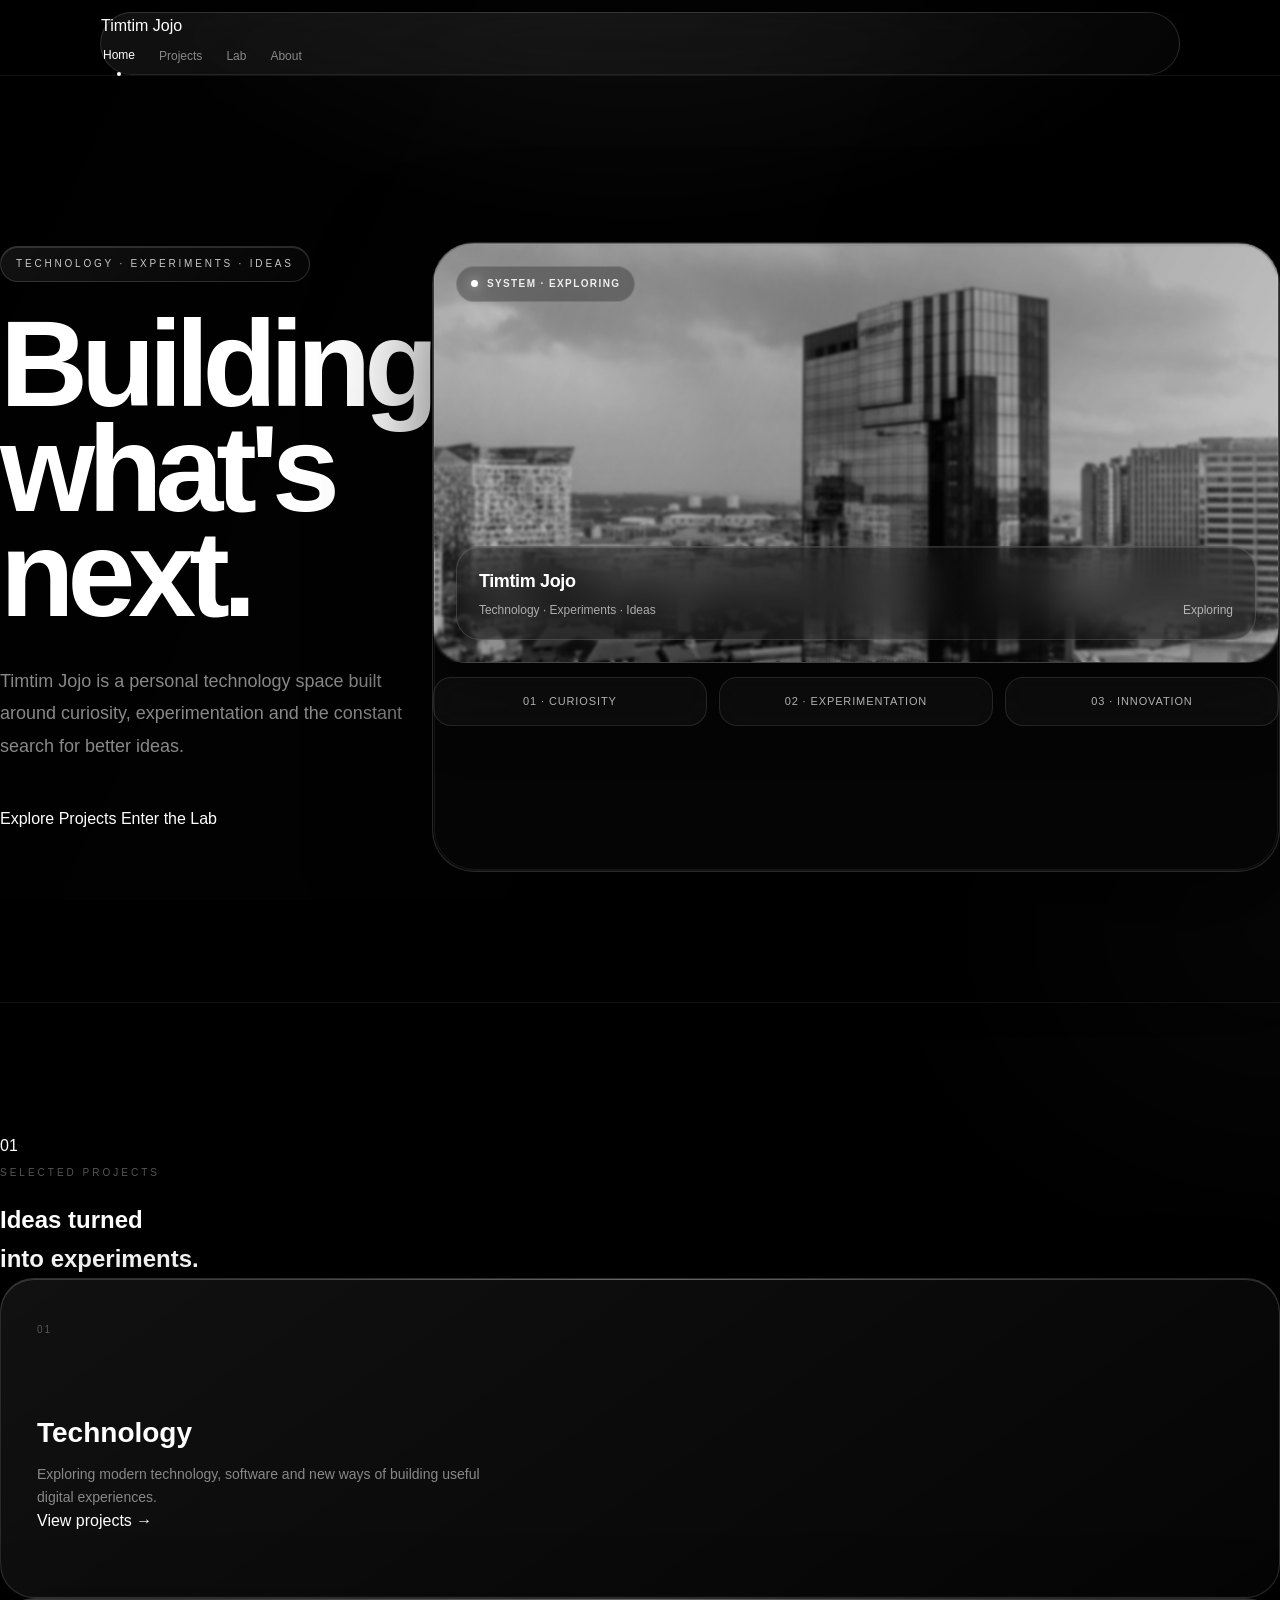
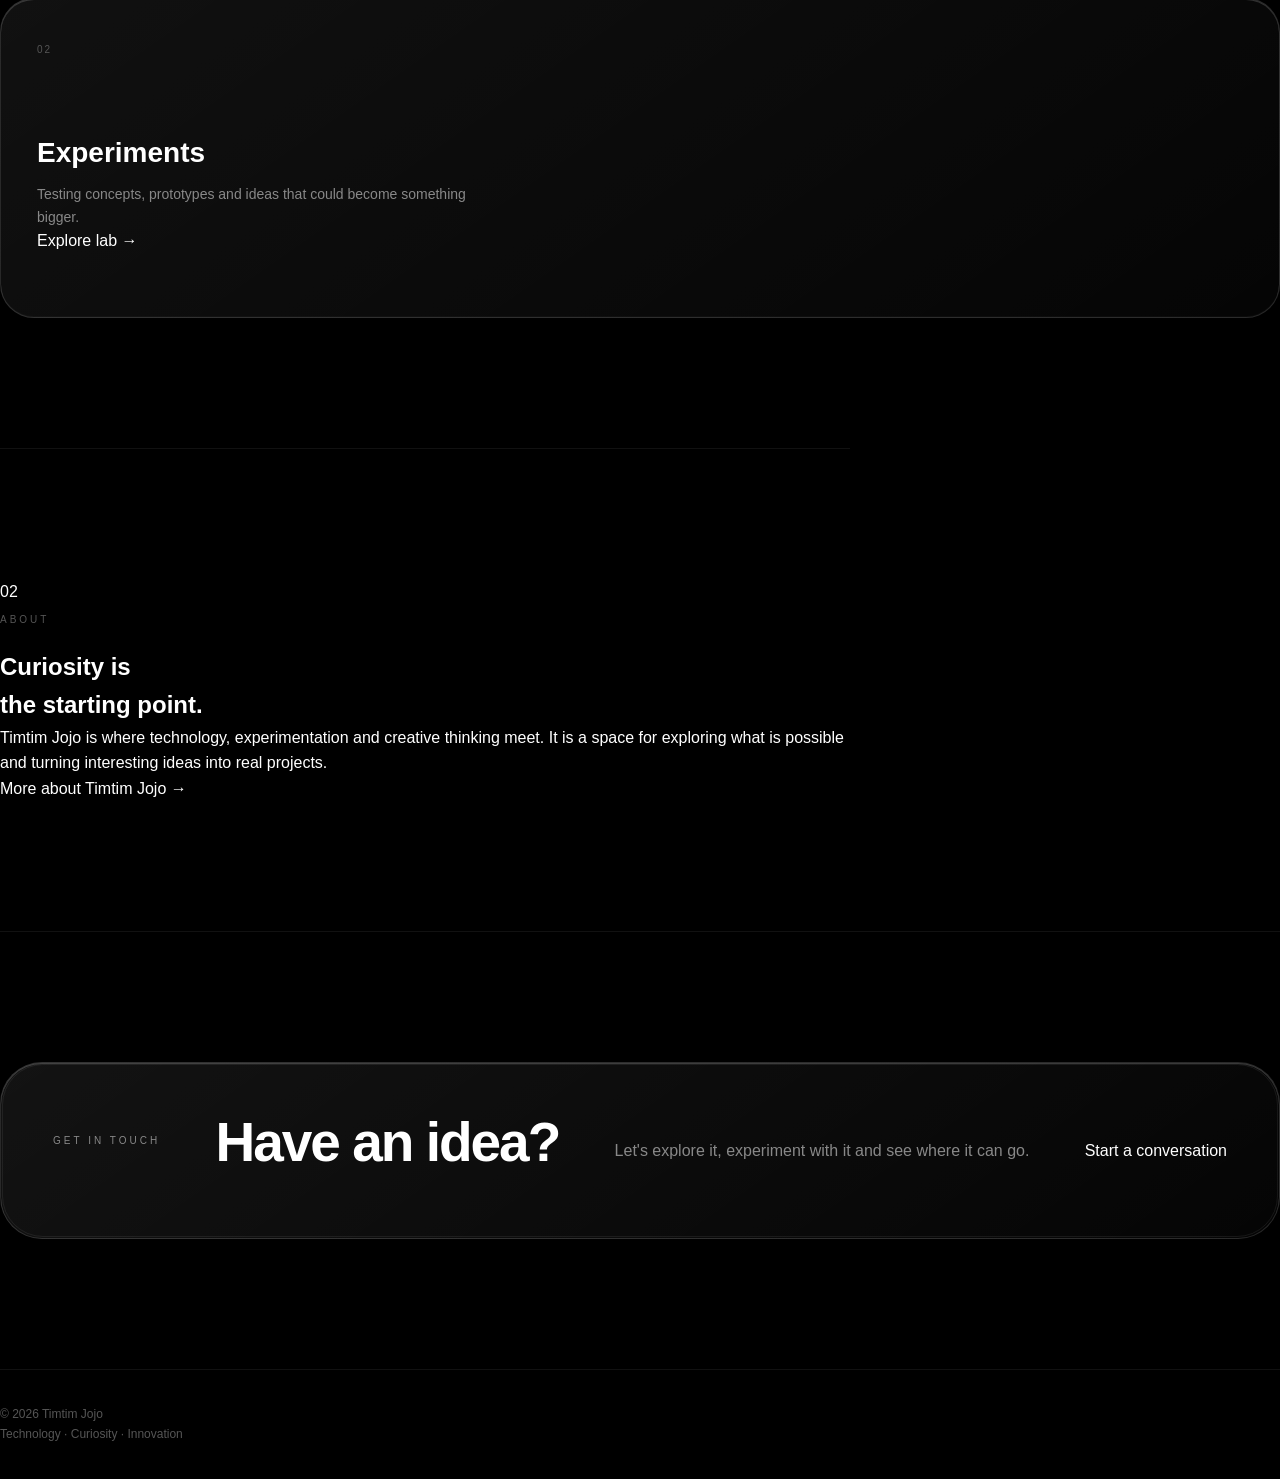
<file: index.html>
<!DOCTYPE html>
<html lang="en">
<head>
  <meta charset="UTF-8">
  <meta name="viewport" content="width=device-width, initial-scale=1.0">

  <title>Timtim Jojo — Technology & Innovation</title>
  <meta
    name="description"
    content="Timtim Jojo — a personal technology space built around curiosity, experimentation and innovation."
  >

  <link rel="stylesheet" href="css/style.css">

  <style>
    /* =========================================================
       HERO GLASS DISPLAY
       Stable visual version
       ========================================================= */

    .hero-visual {
      margin-top: 36px;
      width: 100%;
    }

    .glass-display {
      position: relative;
      width: 100%;
      min-height: 420px;
      overflow: hidden;
      border: 1px solid rgba(255, 255, 255, 0.16);
      border-radius: 34px;
      background:
        linear-gradient(
          135deg,
          rgba(255, 255, 255, 0.10),
          rgba(255, 255, 255, 0.025)
        ),
        rgba(255, 255, 255, 0.025);
      box-shadow:
        0 30px 80px rgba(0, 0, 0, 0.45),
        inset 0 1px 0 rgba(255, 255, 255, 0.16),
        inset 0 -1px 0 rgba(255, 255, 255, 0.04);
      isolation: isolate;
    }

    .hero-image {
      position: absolute;
      inset: 0;
      width: 100%;
      height: 100%;
      min-height: 420px;
      object-fit: cover;
      object-position: center;
      display: block;
      filter:
        contrast(1.08)
        saturate(0.78)
        brightness(0.88);
      transform: scale(1.015);
      transition:
        transform 1.2s cubic-bezier(0.22, 1, 0.36, 1),
        filter 0.8s ease;
    }

    .glass-display:hover .hero-image {
      transform: scale(1.035);
      filter:
        contrast(1.12)
        saturate(0.82)
        brightness(0.94);
    }

    /* Smoked glass layer */
    .smoke-layer {
      position: absolute;
      inset: 0;
      z-index: 1;
      pointer-events: none;
      background:
        radial-gradient(
          circle at 20% 20%,
          rgba(255, 255, 255, 0.14),
          transparent 34%
        ),
        linear-gradient(
          120deg,
          rgba(255, 255, 255, 0.08),
          rgba(0, 0, 0, 0.18) 48%,
          rgba(255, 255, 255, 0.05)
        );
      backdrop-filter: blur(1.5px);
      -webkit-backdrop-filter: blur(1.5px);
    }

    /* Glass reflection */
    .glass-display::before {
      content: "";
      position: absolute;
      inset: 0;
      z-index: 2;
      pointer-events: none;
      background:
        linear-gradient(
          115deg,
          rgba(255, 255, 255, 0.16) 0%,
          rgba(255, 255, 255, 0.035) 22%,
          transparent 42%,
          transparent 68%,
          rgba(255, 255, 255, 0.045) 100%
        );
      opacity: 0.7;
    }

    .glass-display::after {
      content: "";
      position: absolute;
      top: -30%;
      left: -70%;
      width: 45%;
      height: 170%;
      z-index: 3;
      pointer-events: none;
      background: linear-gradient(
        90deg,
        transparent,
        rgba(255, 255, 255, 0.13),
        transparent
      );
      transform: rotate(16deg);
      animation: glassSweep 8s ease-in-out infinite;
    }

    @keyframes glassSweep {
      0%,
      55% {
        left: -70%;
        opacity: 0;
      }

      65% {
        opacity: 0.7;
      }

      85%,
      100% {
        left: 125%;
        opacity: 0;
      }
    }

    .display-status {
      position: absolute;
      top: 22px;
      left: 22px;
      z-index: 5;
      display: inline-flex;
      align-items: center;
      gap: 9px;
      padding: 9px 14px;
      border: 1px solid rgba(255, 255, 255, 0.14);
      border-radius: 999px;
      background: rgba(0, 0, 0, 0.28);
      color: rgba(255, 255, 255, 0.88);
      font-size: 10px;
      font-weight: 700;
      letter-spacing: 0.14em;
      text-transform: uppercase;
      backdrop-filter: blur(16px);
      -webkit-backdrop-filter: blur(16px);
    }

    .display-status::before {
      content: "";
      width: 7px;
      height: 7px;
      border-radius: 50%;
      background: #fff;
      box-shadow: 0 0 12px rgba(255, 255, 255, 0.7);
    }

    .glass-caption {
      position: absolute;
      left: 22px;
      right: 22px;
      bottom: 22px;
      z-index: 5;
      display: flex;
      align-items: flex-end;
      justify-content: space-between;
      gap: 20px;
      padding: 20px 22px;
      border: 1px solid rgba(255, 255, 255, 0.14);
      border-radius: 24px;
      background: rgba(0, 0, 0, 0.34);
      box-shadow:
        inset 0 1px 0 rgba(255, 255, 255, 0.10),
        0 16px 35px rgba(0, 0, 0, 0.24);
      backdrop-filter: blur(22px) saturate(120%);
      -webkit-backdrop-filter: blur(22px) saturate(120%);
    }

    .glass-caption strong {
      display: block;
      margin-bottom: 5px;
      color: #fff;
      font-size: 18px;
      font-weight: 700;
      letter-spacing: -0.02em;
    }

    .glass-caption span {
      display: block;
      color: rgba(255, 255, 255, 0.62);
      font-size: 12px;
      line-height: 1.5;
    }

    .visual-strip {
      display: grid;
      grid-template-columns: repeat(3, 1fr);
      gap: 12px;
      margin-top: 14px;
    }

    .visual-chip {
      padding: 15px 17px;
      border: 1px solid rgba(255, 255, 255, 0.10);
      border-radius: 18px;
      background: rgba(255, 255, 255, 0.035);
      color: rgba(255, 255, 255, 0.68);
      font-size: 11px;
      letter-spacing: 0.08em;
      text-transform: uppercase;
      text-align: center;
      backdrop-filter: blur(14px);
      -webkit-backdrop-filter: blur(14px);
      transition:
        transform 0.35s ease,
        border-color 0.35s ease,
        background 0.35s ease;
    }

    .visual-chip:hover {
      transform: translateY(-3px);
      border-color: rgba(255, 255, 255, 0.20);
      background: rgba(255, 255, 255, 0.06);
    }

    @media (max-width: 760px) {
      .hero-visual {
        margin-top: 30px;
      }

      .glass-display {
        min-height: 380px;
        border-radius: 28px;
      }

      .hero-image {
        min-height: 380px;
      }

      .glass-caption {
        left: 16px;
        right: 16px;
        bottom: 16px;
        padding: 17px 18px;
        border-radius: 20px;
      }

      .display-status {
        top: 16px;
        left: 16px;
      }

      .visual-strip {
        gap: 9px;
      }

      .visual-chip {
        padding: 13px 8px;
        font-size: 9px;
      }
    }

    @media (max-width: 500px) {
      .hero-visual {
        margin-top: 26px;
      }

      .glass-display {
        min-height: 330px;
        border-radius: 24px;
      }

      .hero-image {
        min-height: 330px;
      }

      .glass-caption {
        display: block;
      }

      .glass-caption strong {
        font-size: 16px;
      }

      .glass-caption span {
        font-size: 11px;
      }

      .visual-strip {
        grid-template-columns: 1fr;
      }

      .visual-chip {
        padding: 11px 14px;
      }
    }

    @media (prefers-reduced-motion: reduce) {
      .glass-display::after {
        animation: none;
      }

      .hero-image {
        transition: none;
      }
    }
  </style>
</head>

<body>

  <!-- =======================================================
       NAVIGATION
       ======================================================= -->

  <header class="navbar">
    <a href="index.html" class="brand">Timtim Jojo</a>

    <nav class="nav-links" aria-label="Main navigation">
      <a href="index.html" class="active">Home</a>
      <a href="projects.html">Projects</a>
      <a href="lab.html">Lab</a>
      <a href="about.html">About</a>
    </nav>
  </header>


  <main>

    <!-- =====================================================
         HERO
         ===================================================== -->

    <section class="hero section">

      <div class="hero-content">

        <div class="eyebrow">
          Technology · Experiments · Ideas
        </div>

        <h1>
          Building<br>
          what's next.
        </h1>

        <p class="hero-text">
          Timtim Jojo is a personal technology space built around
          curiosity, experimentation and the constant search for
          better ideas.
        </p>

        <div class="hero-actions">
          <a href="projects.html" class="btn btn-primary">
            Explore Projects
          </a>

          <a href="lab.html" class="btn btn-secondary">
            Enter the Lab
          </a>
        </div>

      </div>


      <!-- ===================================================
           GLASS VISUAL
           =================================================== -->

      <div class="hero-visual">

        <div class="glass-display">

          <img
            src="images/1867626.jpeg"
            alt="Timtim Jojo technology and architecture visual"
            class="hero-image"
            loading="eager"
          >

          <div class="smoke-layer"></div>

          <div class="display-status">
            SYSTEM · EXPLORING
          </div>

          <div class="glass-caption">
            <div>
              <strong>Timtim Jojo</strong>
              <span>
                Technology · Experiments · Ideas
              </span>
            </div>

            <span>
              Exploring
            </span>
          </div>

        </div>


        <div class="visual-strip">

          <div class="visual-chip">
            01 · Curiosity
          </div>

          <div class="visual-chip">
            02 · Experimentation
          </div>

          <div class="visual-chip">
            03 · Innovation
          </div>

        </div>

      </div>

    </section>


    <!-- =====================================================
         SELECTED PROJECTS
         ===================================================== -->

    <section class="section">

      <div class="section-heading">
        <span class="section-number">01</span>

        <div>
          <p class="section-label">Selected Projects</p>

          <h2>
            Ideas turned<br>
            into experiments.
          </h2>
        </div>
      </div>


      <div class="cards">

        <article class="card">
          <span class="card-number">01</span>

          <h3>
            Technology
          </h3>

          <p>
            Exploring modern technology, software and new ways
            of building useful digital experiences.
          </p>

          <a href="projects.html" class="card-link">
            View projects →
          </a>
        </article>


        <article class="card">
          <span class="card-number">02</span>

          <h3>
            Experiments
          </h3>

          <p>
            Testing concepts, prototypes and ideas that could
            become something bigger.
          </p>

          <a href="lab.html" class="card-link">
            Explore lab →
          </a>
        </article>

      </div>

    </section>


    <!-- =====================================================
         ABOUT PREVIEW
         ===================================================== -->

    <section class="section about-preview">

      <div class="section-heading">
        <span class="section-number">02</span>

        <div>
          <p class="section-label">About</p>

          <h2>
            Curiosity is<br>
            the starting point.
          </h2>
        </div>
      </div>

      <div class="about-preview-content">

        <p>
          Timtim Jojo is where technology, experimentation and
          creative thinking meet. It is a space for exploring
          what is possible and turning interesting ideas into
          real projects.
        </p>

        <a href="about.html" class="about-link">
          More about Timtim Jojo →
        </a>

      </div>

    </section>


    <!-- =====================================================
         CONTACT
         ===================================================== -->

    <section class="section contact-section">

      <div class="contact-box">

        <p class="section-label">
          Get in touch
        </p>

        <h2>
          Have an idea?
        </h2>

        <p>
          Let's explore it, experiment with it and see where
          it can go.
        </p>

        <a href="mailto:hello@timtimjojo.com" class="btn btn-primary">
          Start a conversation
        </a>

      </div>

    </section>

  </main>


  <!-- =======================================================
       FOOTER
       ======================================================= -->

  <footer class="footer">

    <div>
      © 2026 Timtim Jojo
    </div>

    <div>
      Technology · Curiosity · Innovation
    </div>

  </footer>


  <script src="js/main.js"></script>

</body>
</html>
</file>
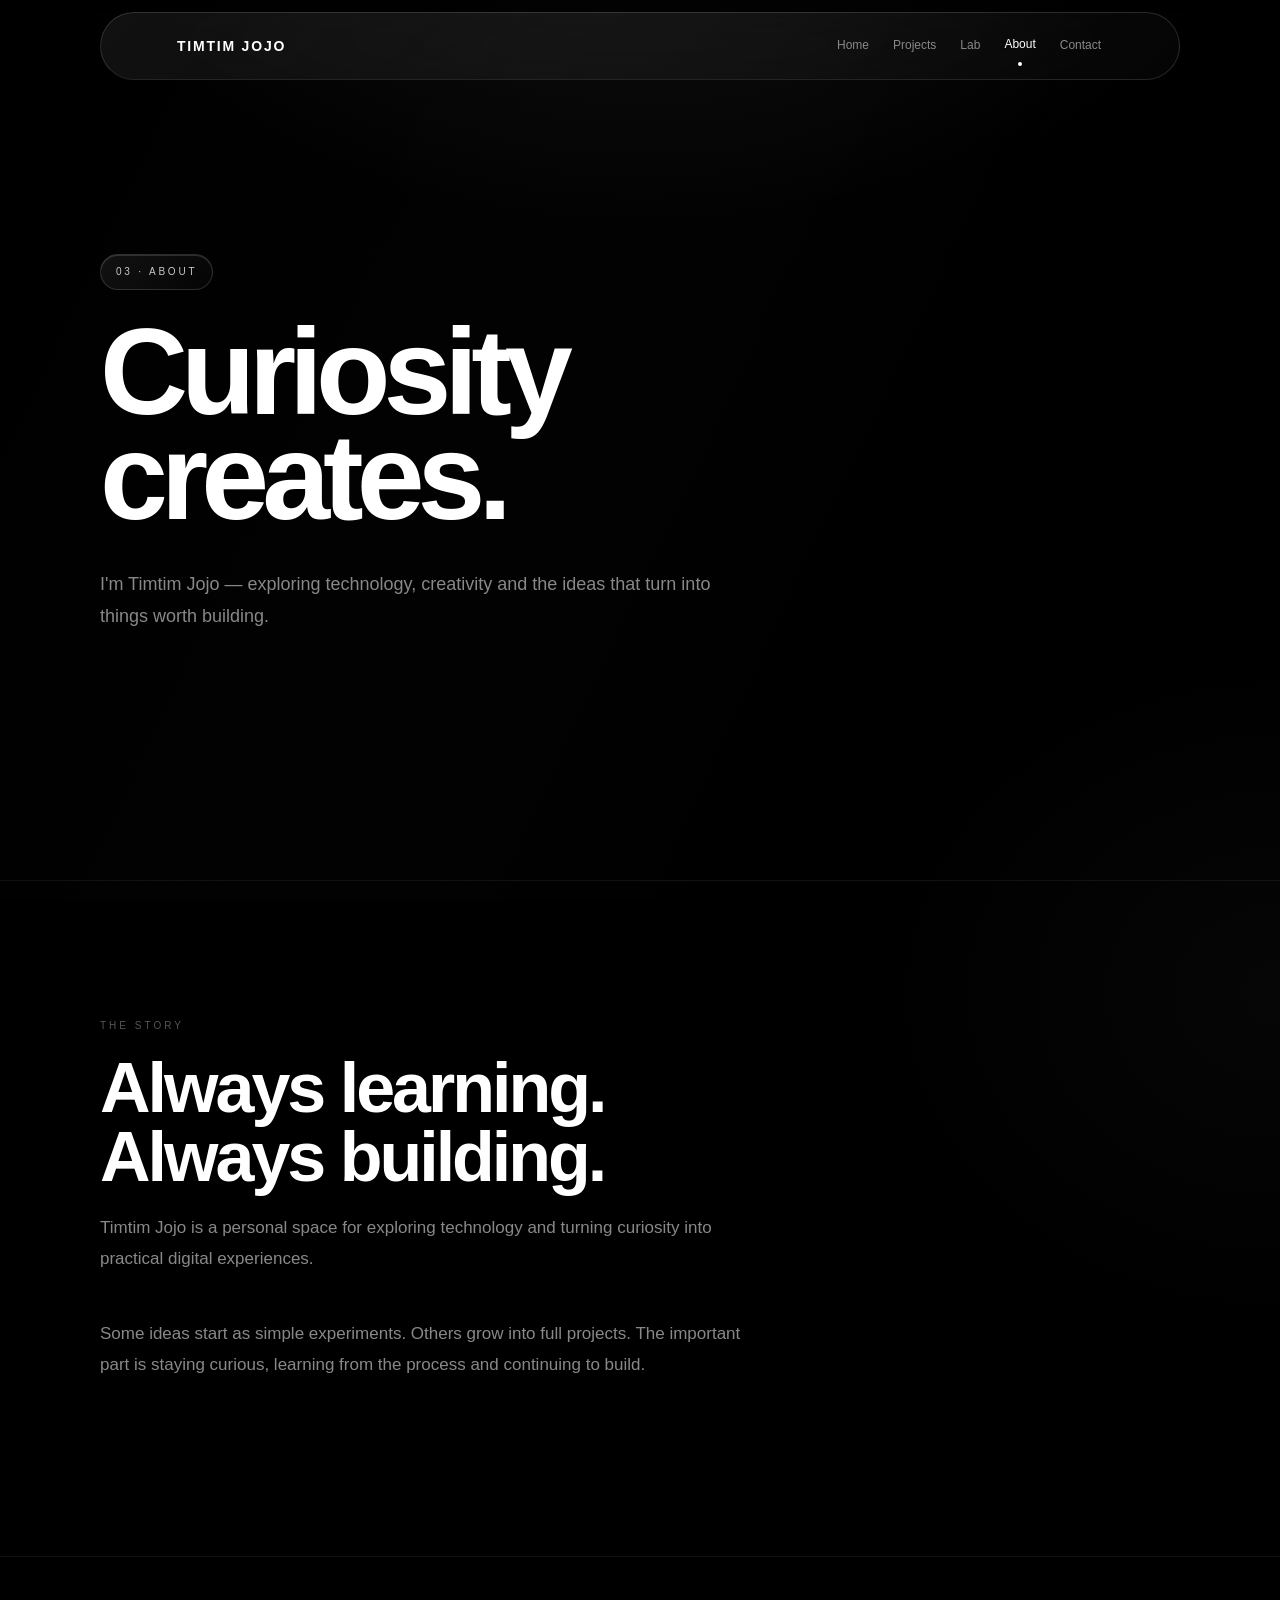
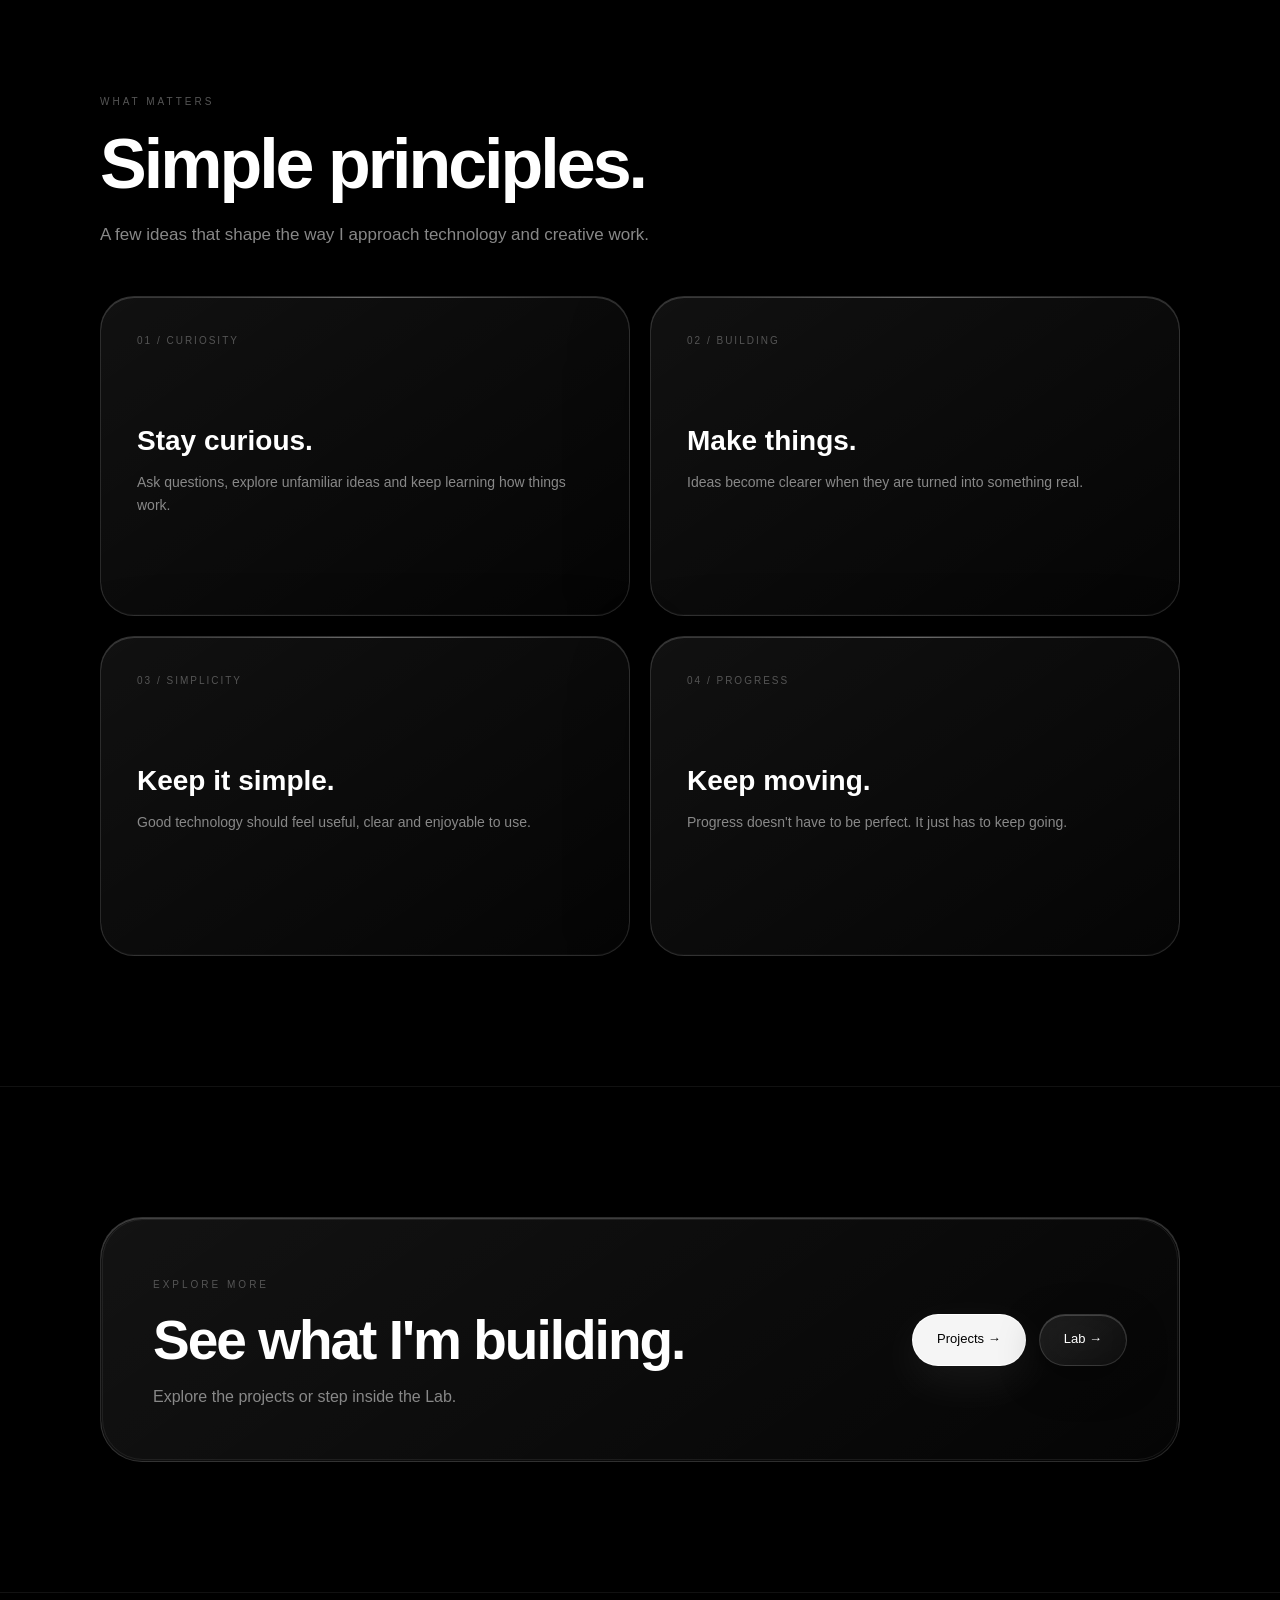
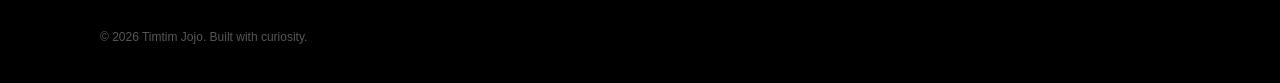
<file: about.html>
<!DOCTYPE html>
<html lang="en">
<head>
  <meta charset="UTF-8">
  <meta name="viewport" content="width=device-width, initial-scale=1.0">

  <title>About — Timtim Jojo</title>

  <meta
    name="description"
    content="About Timtim Jojo — curiosity, technology, creativity and building useful digital experiences."
  >

  <meta
    name="google-site-verification"
    content="C1fHJTBb7CfI8gK5sGVgSLDNzCFoXIOMep0M8qt9bts"
  >

  <link rel="stylesheet" href="css/style.css">
</head>

<body>

  <!-- =====================================================
       NAVIGATION
       ===================================================== -->

  <nav class="navbar">

    <div class="container nav-inner">

      <a href="index.html" class="logo">
        TIMTIM JOJO
      </a>

      <div class="nav-links">

        <a href="index.html">
          Home
        </a>

        <a href="projects.html">
          Projects
        </a>

        <a href="lab.html">
          Lab
        </a>

        <a href="about.html" class="active">
          About
        </a>

        <a href="index.html#contact">
          Contact
        </a>

      </div>

    </div>

  </nav>


  <!-- =====================================================
       MAIN
       ===================================================== -->

  <main>


    <!-- ===================================================
         ABOUT HERO
         =================================================== -->

    <section class="hero">

      <div class="container">

        <div class="hero-content">

          <div class="eyebrow">
            03 · About
          </div>

          <h1>
            Curiosity<br>
            creates.
          </h1>

          <p class="hero-text">
            I'm Timtim Jojo — exploring technology, creativity
            and the ideas that turn into things worth building.
          </p>

        </div>

      </div>

    </section>


    <!-- ===================================================
         STORY
         =================================================== -->

    <section class="section">

      <div class="container">

        <div class="about-preview">

          <div class="section-label">
            The Story
          </div>

          <h2 class="section-title">
            Always learning.<br>
            Always building.
          </h2>

          <p class="section-description">
            Timtim Jojo is a personal space for exploring
            technology and turning curiosity into practical
            digital experiences.
          </p>

          <p class="section-description">
            Some ideas start as simple experiments. Others
            grow into full projects. The important part is
            staying curious, learning from the process and
            continuing to build.
          </p>

        </div>

      </div>

    </section>


    <!-- ===================================================
         VALUES
         =================================================== -->

    <section class="section">

      <div class="container">

        <div class="section-label">
          What Matters
        </div>

        <h2 class="section-title">
          Simple principles.
        </h2>

        <p class="section-description">
          A few ideas that shape the way I approach technology
          and creative work.
        </p>


        <div class="grid">


          <article class="card reveal">

            <div class="card-number">
              01 / CURIOSITY
            </div>

            <h3>
              Stay curious.
            </h3>

            <p>
              Ask questions, explore unfamiliar ideas and
              keep learning how things work.
            </p>

          </article>


          <article class="card reveal">

            <div class="card-number">
              02 / BUILDING
            </div>

            <h3>
              Make things.
            </h3>

            <p>
              Ideas become clearer when they are turned
              into something real.
            </p>

          </article>


          <article class="card reveal">

            <div class="card-number">
              03 / SIMPLICITY
            </div>

            <h3>
              Keep it simple.
            </h3>

            <p>
              Good technology should feel useful, clear
              and enjoyable to use.
            </p>

          </article>


          <article class="card reveal">

            <div class="card-number">
              04 / PROGRESS
            </div>

            <h3>
              Keep moving.
            </h3>

            <p>
              Progress doesn't have to be perfect.
              It just has to keep going.
            </p>

          </article>


        </div>

      </div>

    </section>


    <!-- ===================================================
         EXPLORE
         =================================================== -->

    <section class="section">

      <div class="container">

        <div class="contact-box reveal">

          <div>

            <div class="section-label">
              Explore More
            </div>

            <h2>
              See what I'm building.
            </h2>

            <p>
              Explore the projects or step inside the Lab.
            </p>

          </div>

          <div class="buttons">

            <a
              href="projects.html"
              class="button primary"
            >
              Projects →
            </a>

            <a
              href="lab.html"
              class="button"
            >
              Lab →
            </a>

          </div>

        </div>

      </div>

    </section>


  </main>


  <!-- =====================================================
       FOOTER
       ===================================================== -->

  <footer>

    <div class="container">

      © 2026 Timtim Jojo.
      Built with curiosity.

    </div>

  </footer>


  <script src="js/main.js"></script>

</body>
</html>
</file>
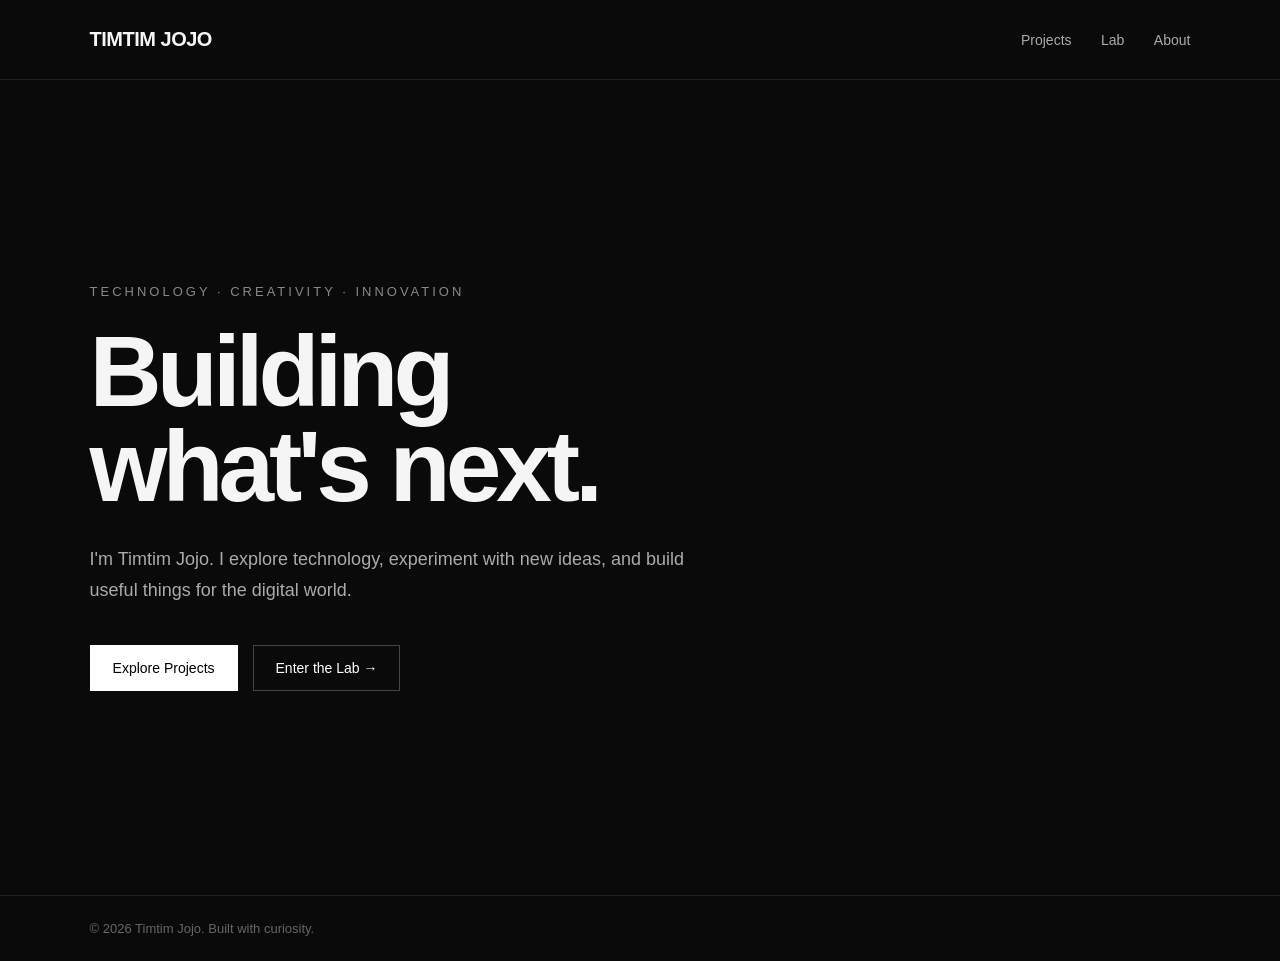
<file: index-old.html>
<!DOCTYPE html>
<html lang="en">
<head>
  <meta charset="UTF-8">
  <meta name="viewport" content="width=device-width, initial-scale=1.0">

  <title>Timtim Jojo | Technology & Innovation</title>

  <meta
    name="description"
    content="Timtim Jojo — exploring technology, building useful things, and experimenting with the future."
  >

  <style>
    * {
      margin: 0;
      padding: 0;
      box-sizing: border-box;
    }

    body {
      background: #0a0a0a;
      color: #f5f5f5;
      font-family: Arial, Helvetica, sans-serif;
      min-height: 100vh;
    }

    nav {
      display: flex;
      justify-content: space-between;
      align-items: center;
      padding: 28px 7%;
      border-bottom: 1px solid #222;
    }

    .logo {
      font-size: 20px;
      font-weight: 700;
      letter-spacing: -0.5px;
    }

    nav a {
      color: #aaa;
      text-decoration: none;
      margin-left: 25px;
      font-size: 14px;
    }

    nav a:hover {
      color: white;
    }

    .hero {
      min-height: calc(100vh - 85px);
      display: flex;
      align-items: center;
      padding: 80px 7%;
    }

    .hero-content {
      max-width: 800px;
    }

    .tag {
      color: #888;
      font-size: 13px;
      letter-spacing: 3px;
      text-transform: uppercase;
      margin-bottom: 25px;
    }

    h1 {
      font-size: clamp(48px, 9vw, 100px);
      line-height: 0.95;
      letter-spacing: -5px;
      margin-bottom: 30px;
    }

    .description {
      color: #aaa;
      font-size: 18px;
      line-height: 1.7;
      max-width: 600px;
      margin-bottom: 40px;
    }

    .buttons {
      display: flex;
      gap: 15px;
      flex-wrap: wrap;
    }

    .button {
      display: inline-block;
      padding: 14px 22px;
      border: 1px solid #444;
      color: white;
      text-decoration: none;
      font-size: 14px;
      transition: 0.2s ease;
    }

    .button:hover {
      background: white;
      color: black;
    }

    .button.primary {
      background: white;
      color: black;
      border-color: white;
    }

    .button.primary:hover {
      background: transparent;
      color: white;
    }

    footer {
      padding: 25px 7%;
      border-top: 1px solid #222;
      color: #666;
      font-size: 13px;
    }

    @media (max-width: 600px) {
      nav {
        padding: 22px 6%;
      }

      nav a {
        margin-left: 12px;
        font-size: 12px;
      }

      .hero {
        padding: 60px 6%;
      }

      h1 {
        letter-spacing: -3px;
      }
    }
  </style>
</head>

<body>

  <nav>
    <div class="logo">TIMTIM JOJO</div>

    <div>
      <a href="#projects">Projects</a>
      <a href="#lab">Lab</a>
      <a href="#about">About</a>
    </div>
  </nav>

  <main class="hero">

    <div class="hero-content">

      <div class="tag">
        Technology · Creativity · Innovation
      </div>

      <h1>
        Building<br>
        what's next.
      </h1>

      <p class="description">
        I'm Timtim Jojo. I explore technology, experiment with
        new ideas, and build useful things for the digital world.
      </p>

      <div class="buttons">
        <a class="button primary" href="#projects">
          Explore Projects
        </a>

        <a class="button" href="#lab">
          Enter the Lab →
        </a>
      </div>

    </div>

  </main>

  <footer>
    © 2026 Timtim Jojo. Built with curiosity.
  </footer>

</body>
</html>
</file>
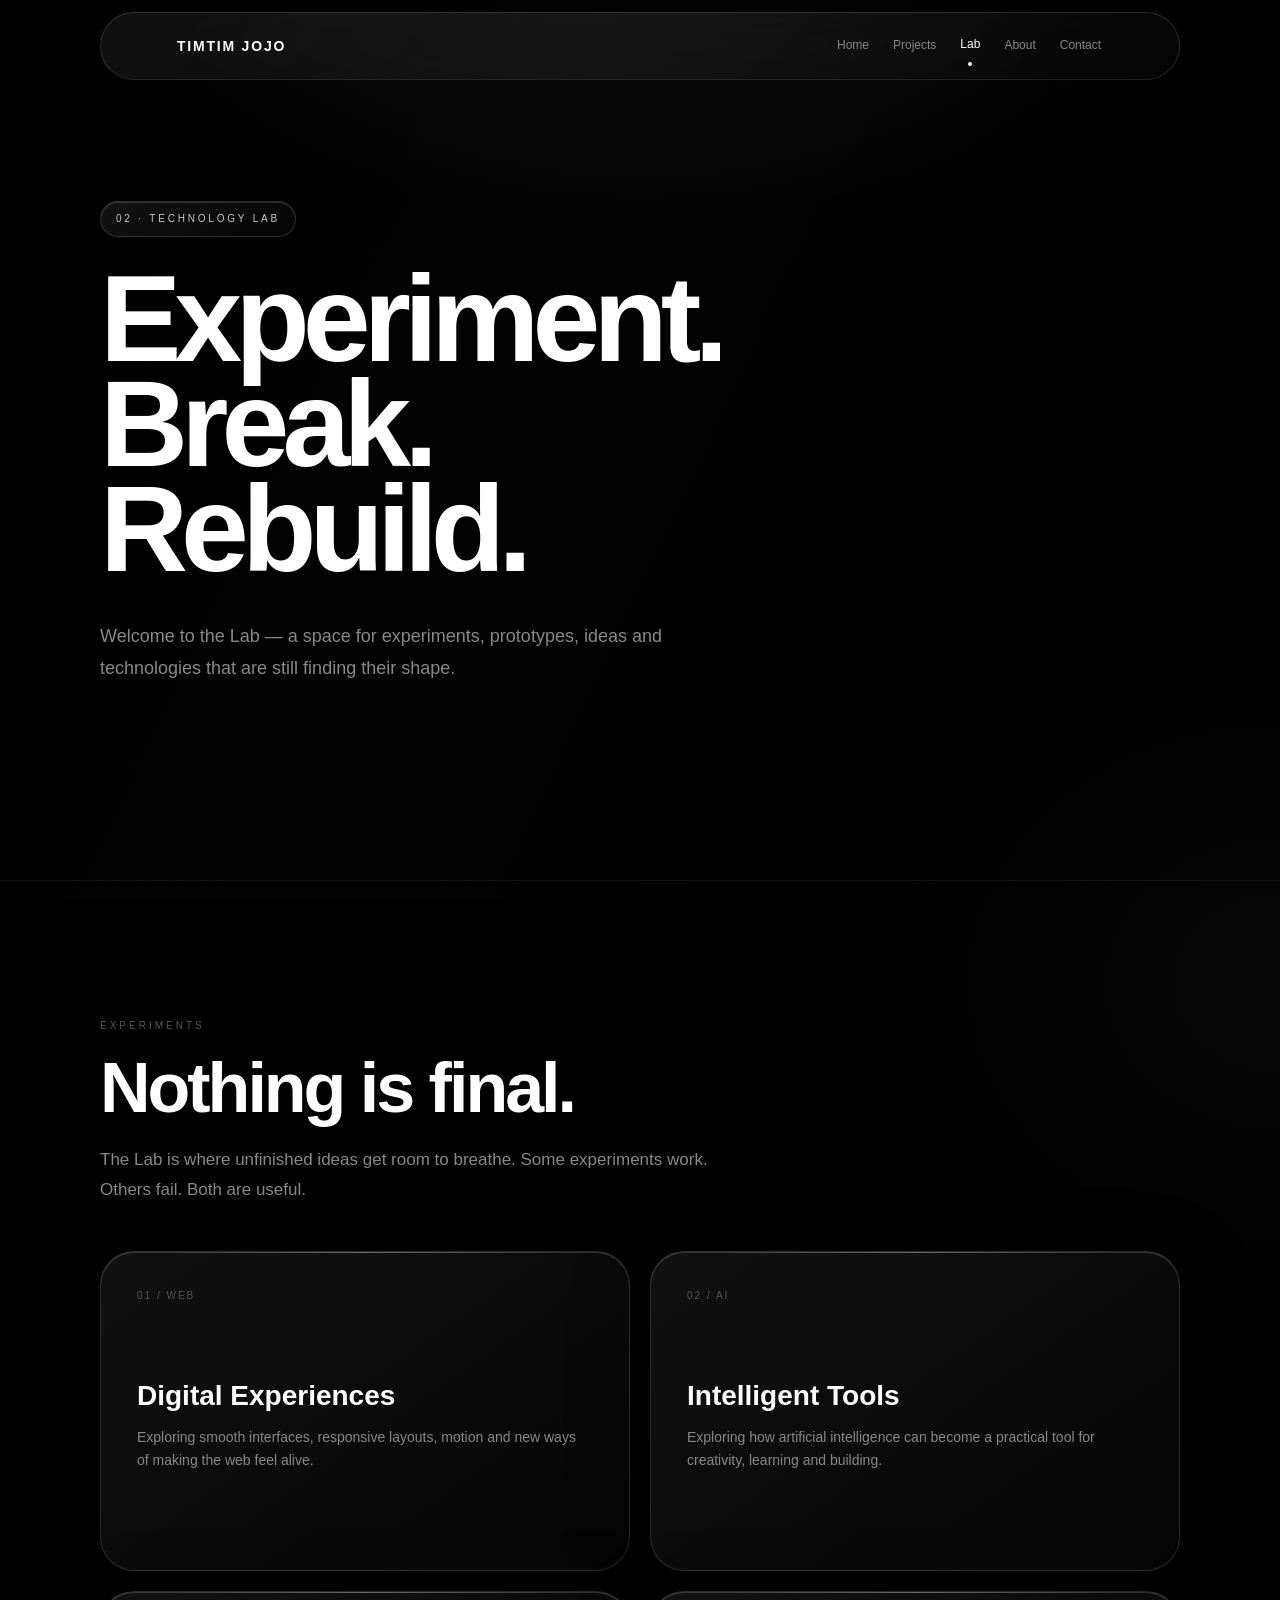
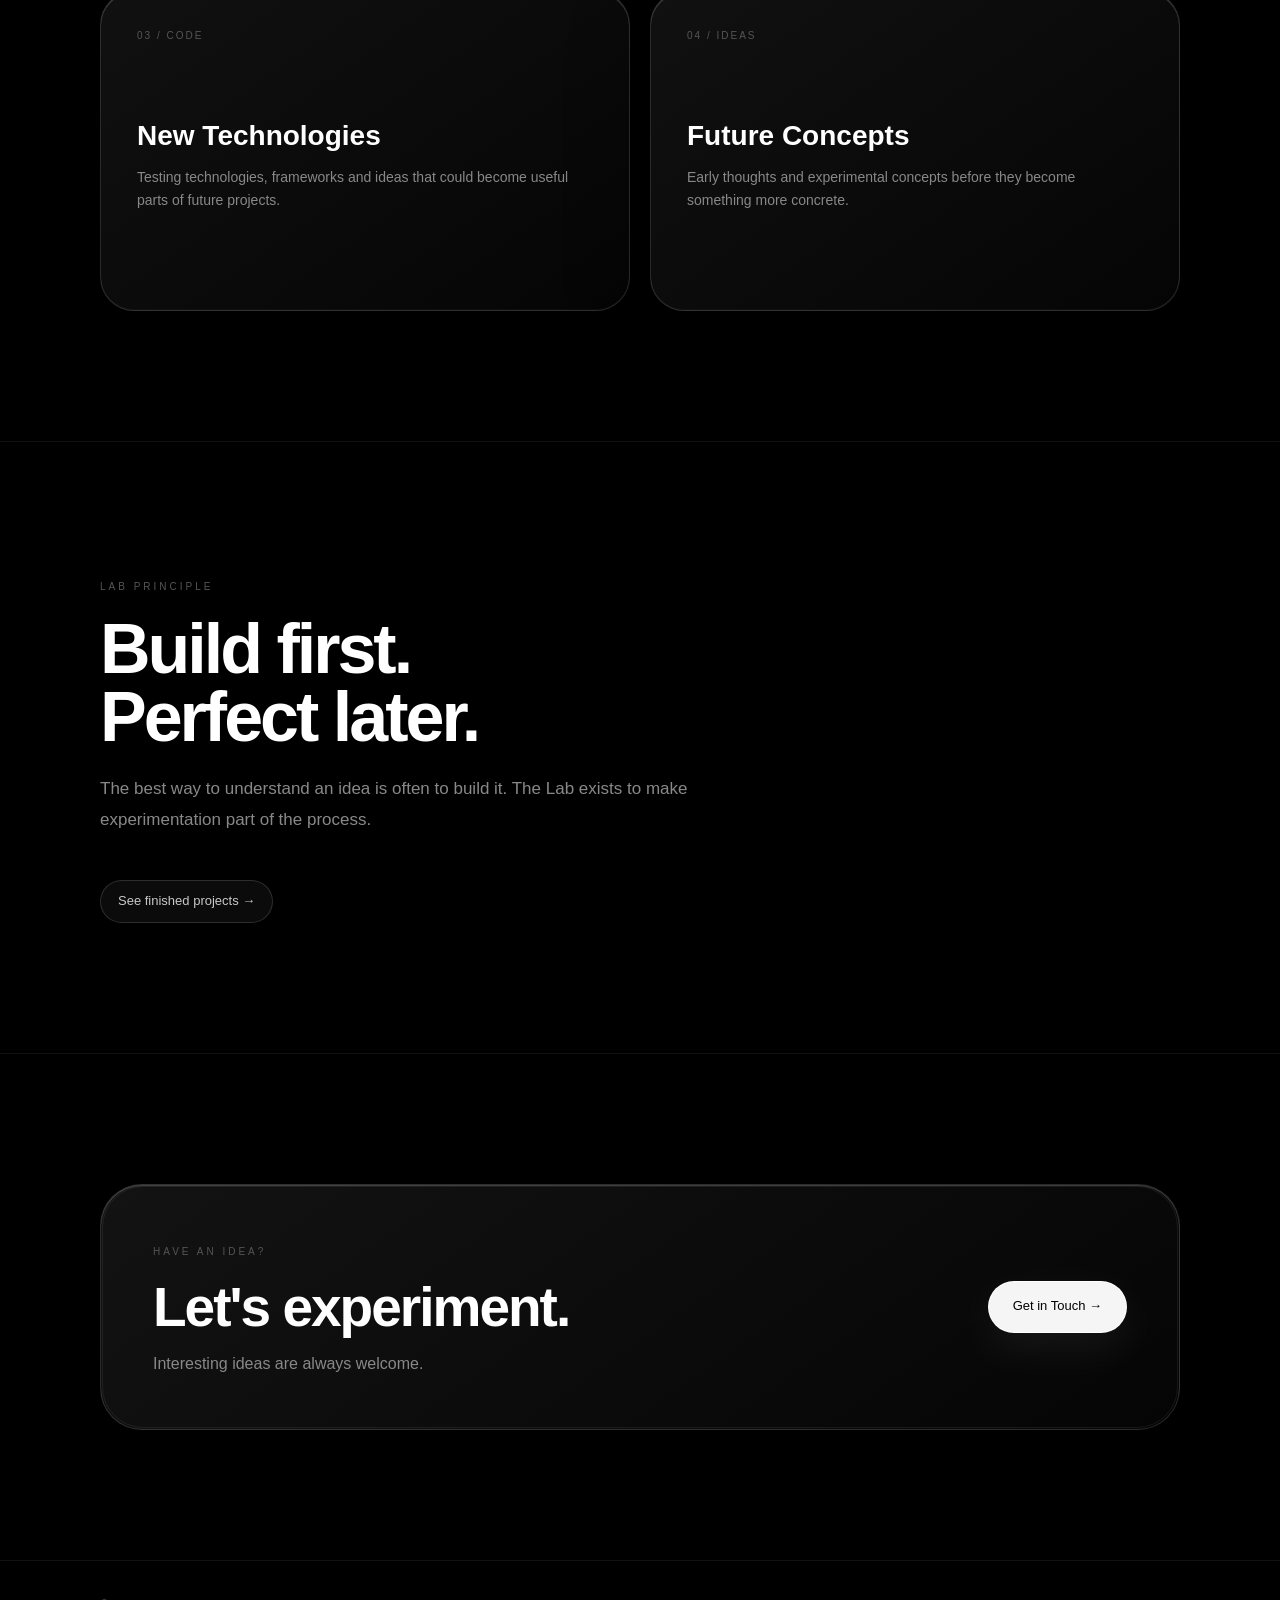
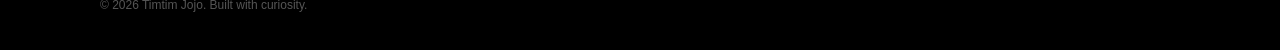
<file: lab.html>
<!DOCTYPE html>
<html lang="en">
<head>
  <meta charset="UTF-8">
  <meta name="viewport" content="width=device-width, initial-scale=1.0">

  <title>Lab — Timtim Jojo</title>

  <meta
    name="description"
    content="The Timtim Jojo Lab — experiments, prototypes, technology and ideas in progress."
  >

  <meta
    name="google-site-verification"
    content="C1fHJTBb7CfI8gK5sGVgSLDNzCFoXIOMep0M8qt9bts"
  >

  <link rel="stylesheet" href="css/style.css">
</head>

<body>

  <!-- =====================================================
       NAVIGATION
       ===================================================== -->

  <nav class="navbar">

    <div class="container nav-inner">

      <a href="index.html" class="logo">
        TIMTIM JOJO
      </a>

      <div class="nav-links">

        <a href="index.html">
          Home
        </a>

        <a href="projects.html">
          Projects
        </a>

        <a href="lab.html" class="active">
          Lab
        </a>

        <a href="about.html">
          About
        </a>

        <a href="index.html#contact">
          Contact
        </a>

      </div>

    </div>

  </nav>


  <!-- =====================================================
       MAIN
       ===================================================== -->

  <main>


    <!-- ===================================================
         LAB HERO
         =================================================== -->

    <section class="hero">

      <div class="container">

        <div class="hero-content">

          <div class="eyebrow">
            02 · Technology Lab
          </div>

          <h1>
            Experiment.<br>
            Break.<br>
            Rebuild.
          </h1>

          <p class="hero-text">
            Welcome to the Lab — a space for experiments,
            prototypes, ideas and technologies that are still
            finding their shape.
          </p>

        </div>

      </div>

    </section>


    <!-- ===================================================
         EXPERIMENTS
         =================================================== -->

    <section class="section">

      <div class="container">

        <div class="section-label">
          Experiments
        </div>

        <h2 class="section-title">
          Nothing is final.
        </h2>

        <p class="section-description">
          The Lab is where unfinished ideas get room to breathe.
          Some experiments work. Others fail. Both are useful.
        </p>


        <div class="grid">


          <!-- EXPERIMENT 01 -->

          <article class="card reveal">

            <div class="card-number">
              01 / WEB
            </div>

            <h3>
              Digital Experiences
            </h3>

            <p>
              Exploring smooth interfaces, responsive layouts,
              motion and new ways of making the web feel alive.
            </p>

          </article>


          <!-- EXPERIMENT 02 -->

          <article class="card reveal">

            <div class="card-number">
              02 / AI
            </div>

            <h3>
              Intelligent Tools
            </h3>

            <p>
              Exploring how artificial intelligence can become
              a practical tool for creativity, learning and building.
            </p>

          </article>


          <!-- EXPERIMENT 03 -->

          <article class="card reveal">

            <div class="card-number">
              03 / CODE
            </div>

            <h3>
              New Technologies
            </h3>

            <p>
              Testing technologies, frameworks and ideas that
              could become useful parts of future projects.
            </p>

          </article>


          <!-- EXPERIMENT 04 -->

          <article class="card reveal">

            <div class="card-number">
              04 / IDEAS
            </div>

            <h3>
              Future Concepts
            </h3>

            <p>
              Early thoughts and experimental concepts before
              they become something more concrete.
            </p>

          </article>


        </div>

      </div>

    </section>


    <!-- ===================================================
         LAB PRINCIPLE
         =================================================== -->

    <section class="section">

      <div class="container">

        <div class="about-preview reveal">

          <div class="section-label">
            Lab Principle
          </div>

          <h2 class="section-title">
            Build first.<br>
            Perfect later.
          </h2>

          <p class="section-description">
            The best way to understand an idea is often to
            build it. The Lab exists to make experimentation
            part of the process.
          </p>

          <a
            href="projects.html"
            class="text-link"
          >
            See finished projects →
          </a>

        </div>

      </div>

    </section>


    <!-- ===================================================
         CONTACT
         =================================================== -->

    <section class="section">

      <div class="container">

        <div class="contact-box reveal">

          <div>

            <div class="section-label">
              Have an idea?
            </div>

            <h2>
              Let's experiment.
            </h2>

            <p>
              Interesting ideas are always welcome.
            </p>

          </div>

          <a
            href="index.html#contact"
            class="button primary"
          >
            Get in Touch →
          </a>

        </div>

      </div>

    </section>


  </main>


  <!-- =====================================================
       FOOTER
       ===================================================== -->

  <footer>

    <div class="container">

      © 2026 Timtim Jojo.
      Built with curiosity.

    </div>

  </footer>


  <script src="js/main.js"></script>

</body>
</html>
</file>
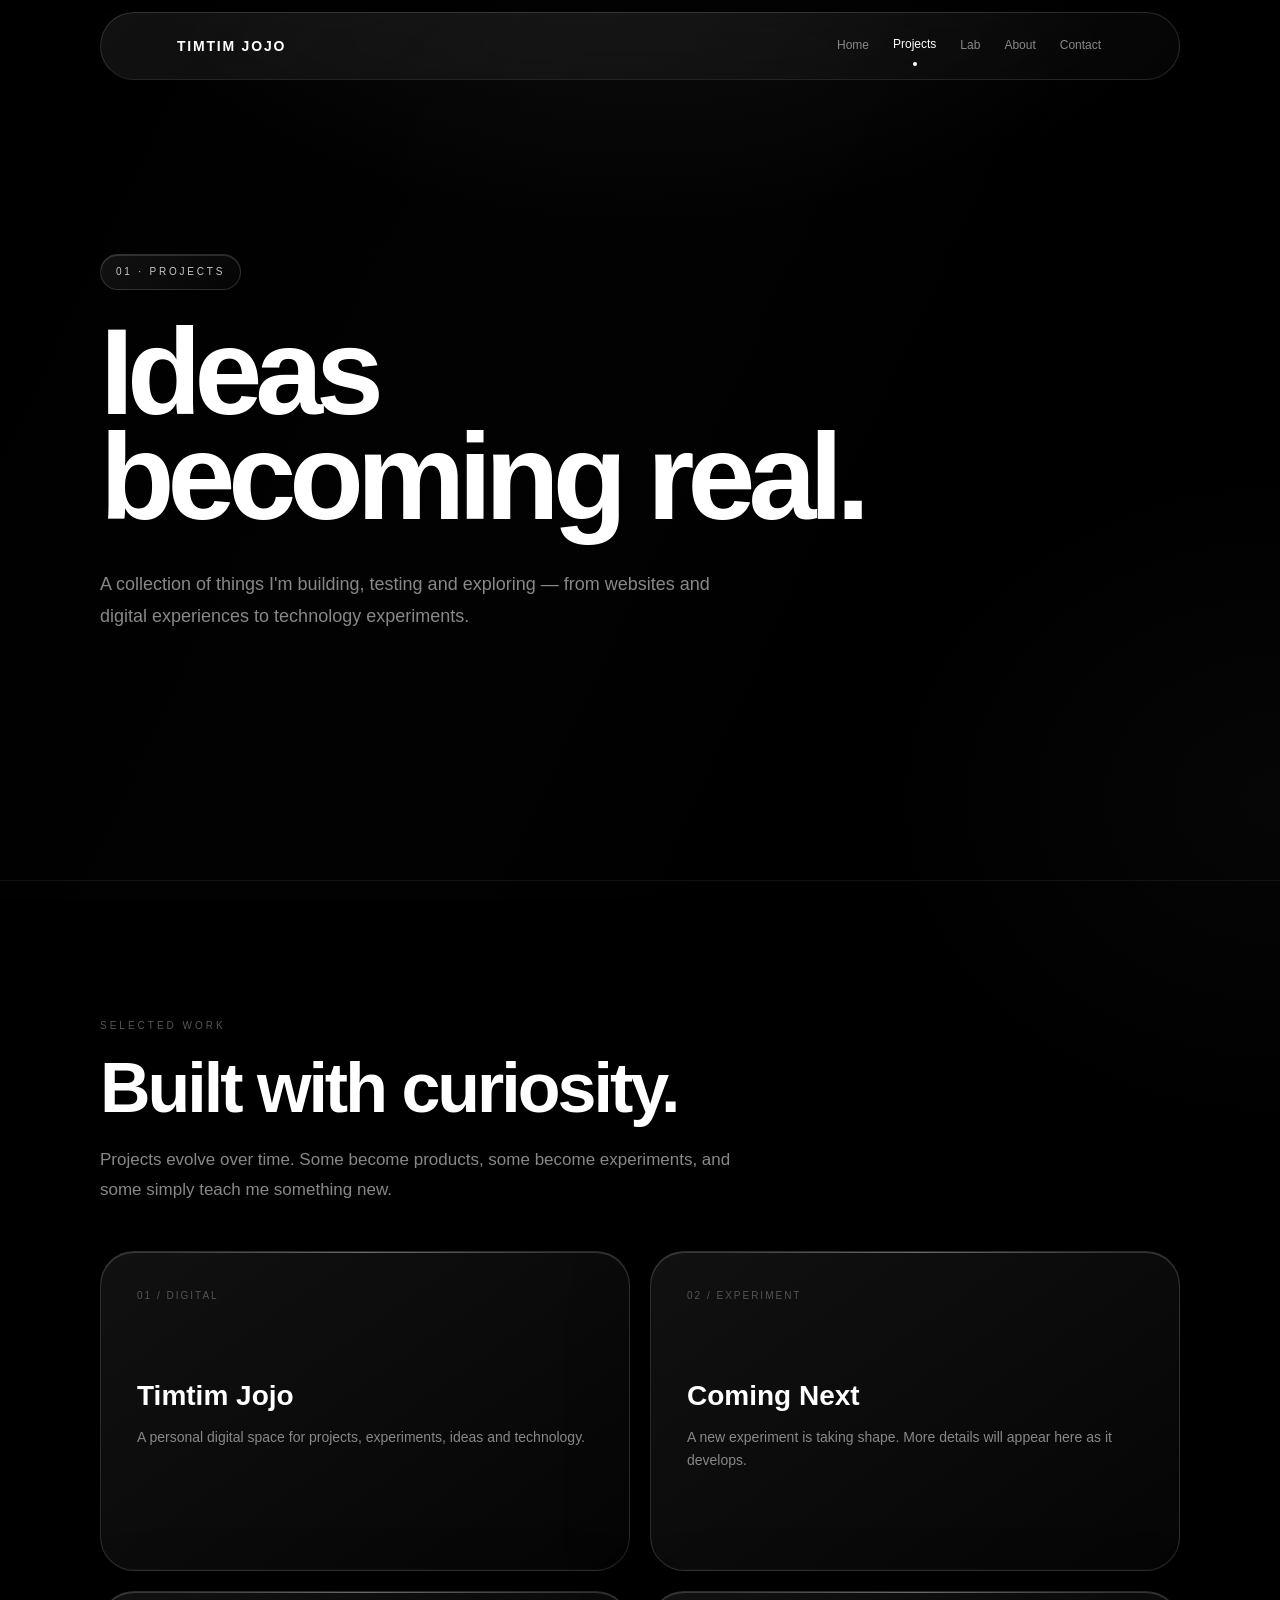
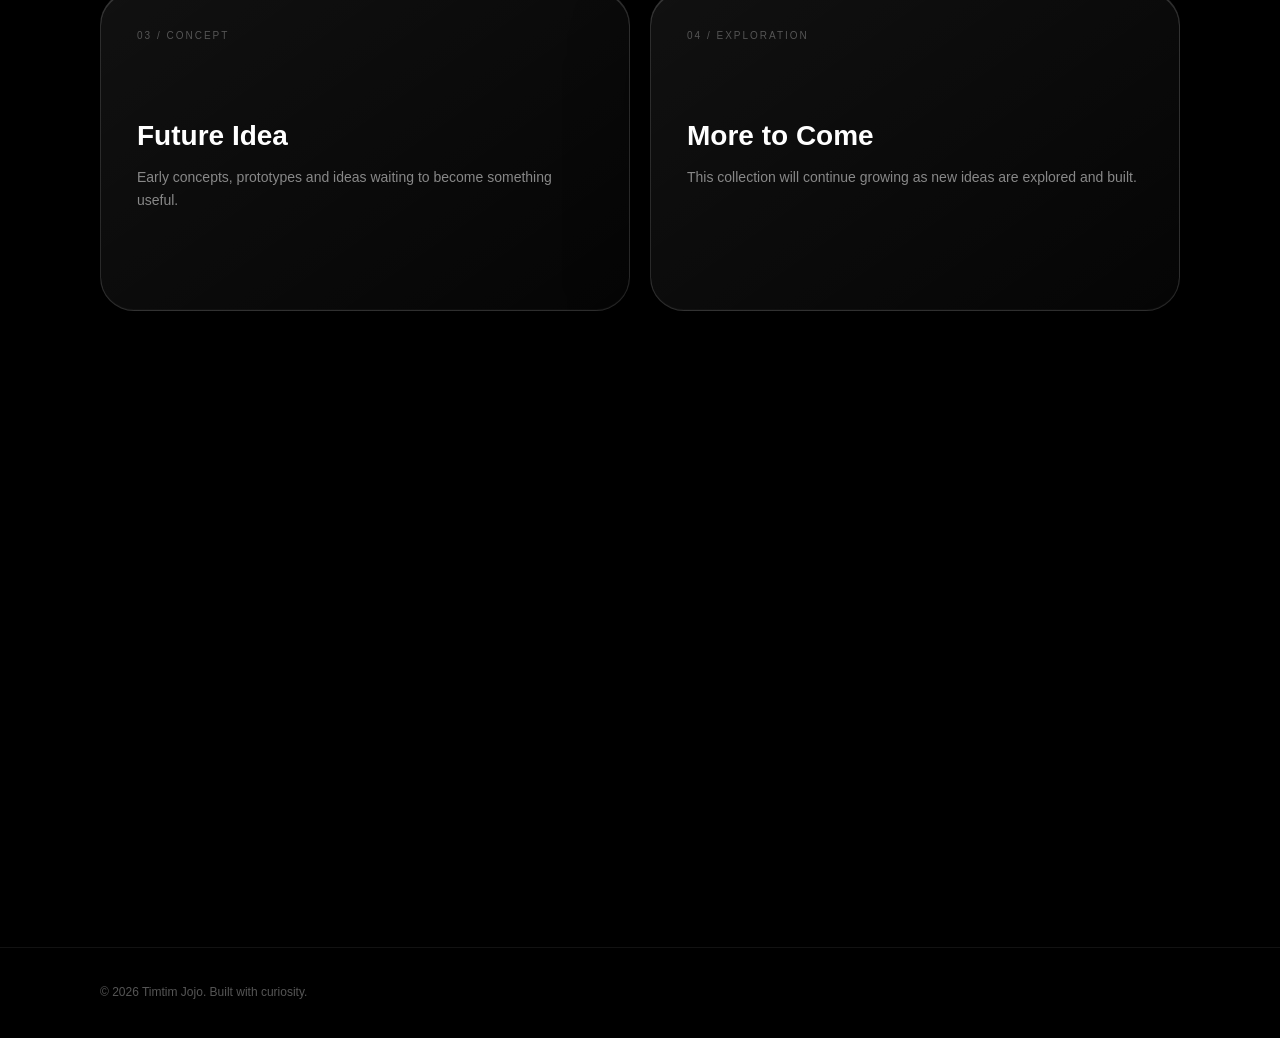
<file: projects.html>
<!DOCTYPE html>
<html lang="en">
<head>
  <meta charset="UTF-8">
  <meta name="viewport" content="width=device-width, initial-scale=1.0">

  <title>Projects — Timtim Jojo</title>

  <meta
    name="description"
    content="Explore projects, experiments and digital work by Timtim Jojo."
  >

  <meta
    name="google-site-verification"
    content="C1fHJTBb7CfI8gK5sGVgSLDNzCFoXIOMep0M8qt9bts"
  >

  <link rel="stylesheet" href="css/style.css">
</head>

<body>

  <!-- =====================================================
       NAVIGATION
       ===================================================== -->

  <nav class="navbar">

    <div class="container nav-inner">

      <a href="index.html" class="logo">
        TIMTIM JOJO
      </a>

      <div class="nav-links">

        <a href="index.html">
          Home
        </a>

        <a href="projects.html" class="active">
          Projects
        </a>

        <a href="lab.html">
          Lab
        </a>

        <a href="about.html">
          About
        </a>

        <a href="index.html#contact">
          Contact
        </a>

      </div>

    </div>

  </nav>


  <!-- =====================================================
       MAIN
       ===================================================== -->

  <main>


    <!-- ===================================================
         PROJECT HERO
         =================================================== -->

    <section class="hero">

      <div class="container">

        <div class="hero-content">

          <div class="eyebrow">
            01 · Projects
          </div>

          <h1>
            Ideas<br>
            becoming real.
          </h1>

          <p class="hero-text">
            A collection of things I'm building, testing and
            exploring — from websites and digital experiences
            to technology experiments.
          </p>

        </div>

      </div>

    </section>


    <!-- ===================================================
         PROJECT COLLECTION
         =================================================== -->

    <section class="section">

      <div class="container">

        <div class="section-label">
          Selected Work
        </div>

        <h2 class="section-title">
          Built with curiosity.
        </h2>

        <p class="section-description">
          Projects evolve over time. Some become products,
          some become experiments, and some simply teach
          me something new.
        </p>


        <div class="grid">


          <!-- PROJECT 01 -->

          <article class="card reveal">

            <div class="card-number">
              01 / DIGITAL
            </div>

            <h3>
              Timtim Jojo
            </h3>

            <p>
              A personal digital space for projects,
              experiments, ideas and technology.
            </p>

          </article>


          <!-- PROJECT 02 -->

          <article class="card reveal">

            <div class="card-number">
              02 / EXPERIMENT
            </div>

            <h3>
              Coming Next
            </h3>

            <p>
              A new experiment is taking shape.
              More details will appear here as it develops.
            </p>

          </article>


          <!-- PROJECT 03 -->

          <article class="card reveal">

            <div class="card-number">
              03 / CONCEPT
            </div>

            <h3>
              Future Idea
            </h3>

            <p>
              Early concepts, prototypes and ideas
              waiting to become something useful.
            </p>

          </article>


          <!-- PROJECT 04 -->

          <article class="card reveal">

            <div class="card-number">
              04 / EXPLORATION
            </div>

            <h3>
              More to Come
            </h3>

            <p>
              This collection will continue growing
              as new ideas are explored and built.
            </p>

          </article>


        </div>

      </div>

    </section>


    <!-- ===================================================
         LAB CTA
         =================================================== -->

    <section class="section">

      <div class="container">

        <div class="contact-box reveal">

          <div>

            <div class="section-label">
              Next Stop
            </div>

            <h2>
              Enter the Lab.
            </h2>

            <p>
              Where ideas get tested, broken, rebuilt
              and sometimes become something interesting.
            </p>

          </div>

          <a
            href="lab.html"
            class="button primary"
          >
            Open Lab →
          </a>

        </div>

      </div>

    </section>


  </main>


  <!-- =====================================================
       FOOTER
       ===================================================== -->

  <footer>

    <div class="container">

      © 2026 Timtim Jojo.
      Built with curiosity.

    </div>

  </footer>


  <script src="js/main.js"></script>

</body>
</html>
</file>
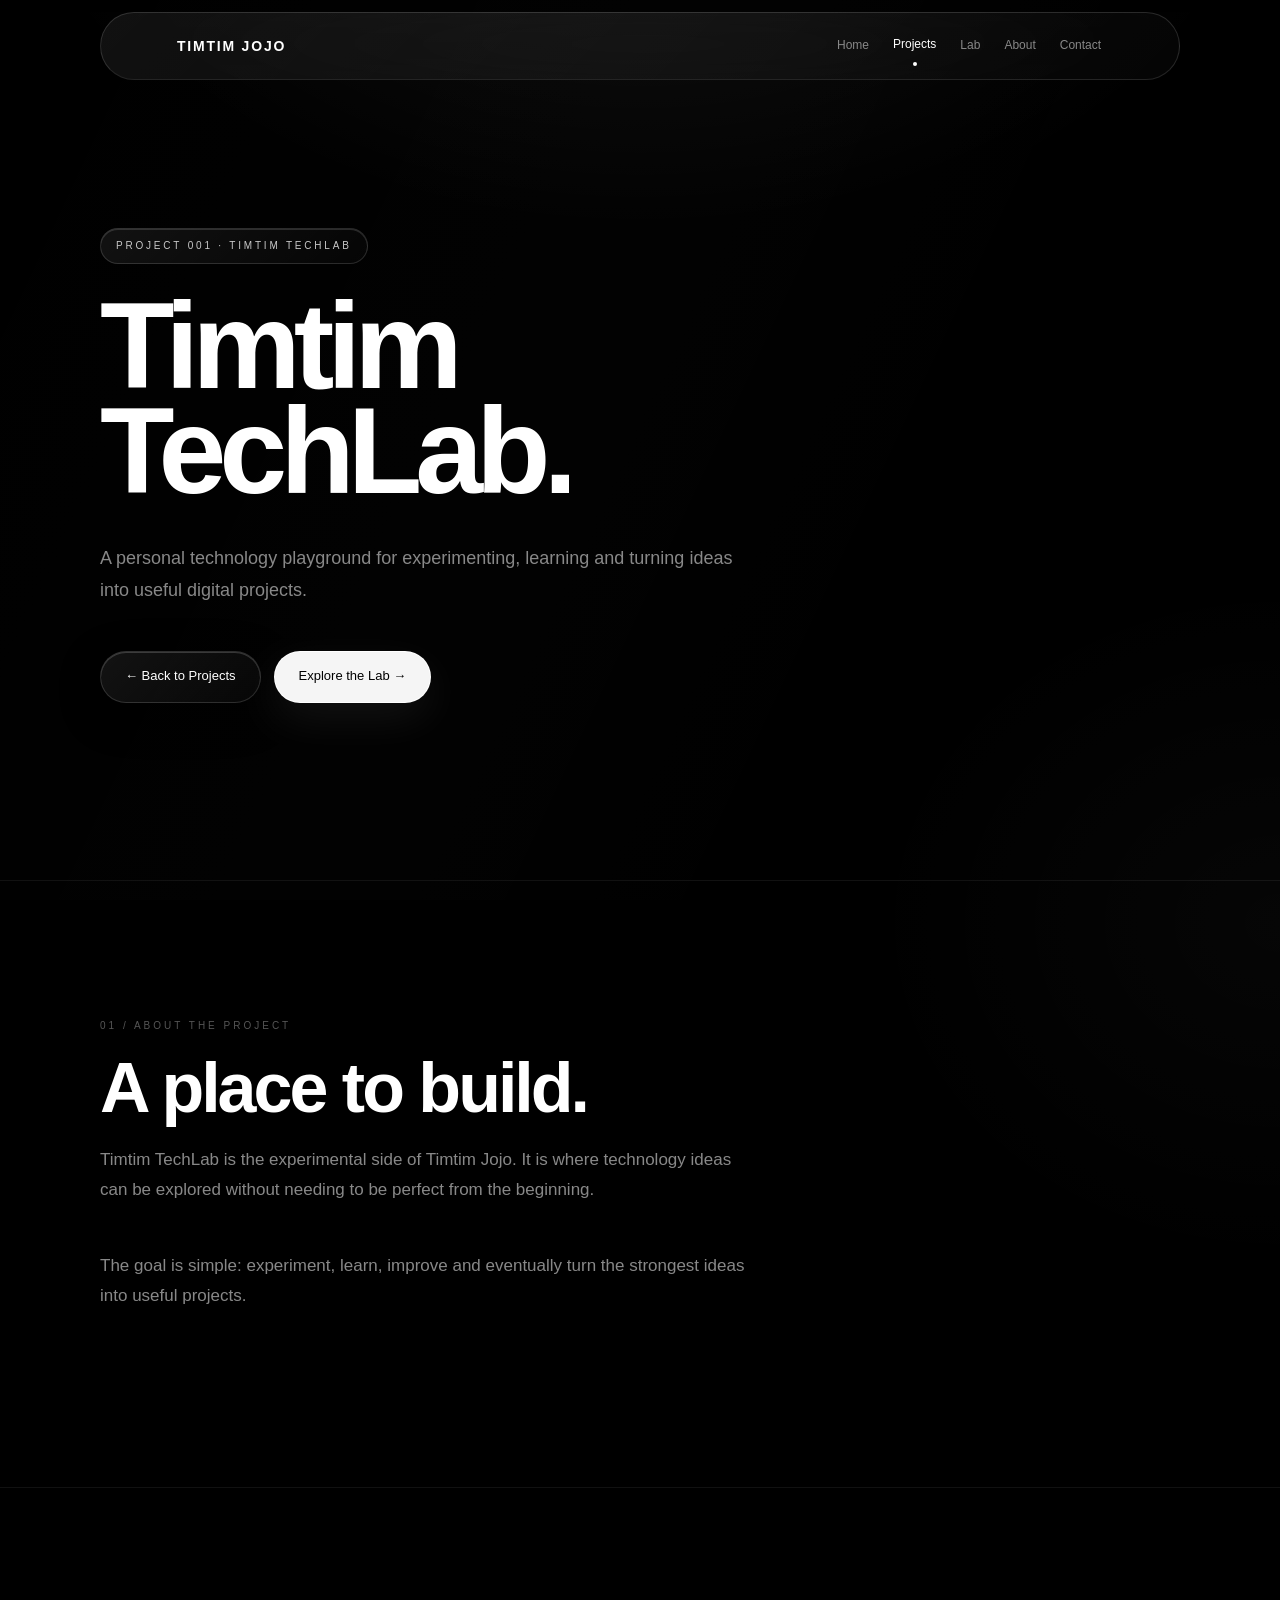
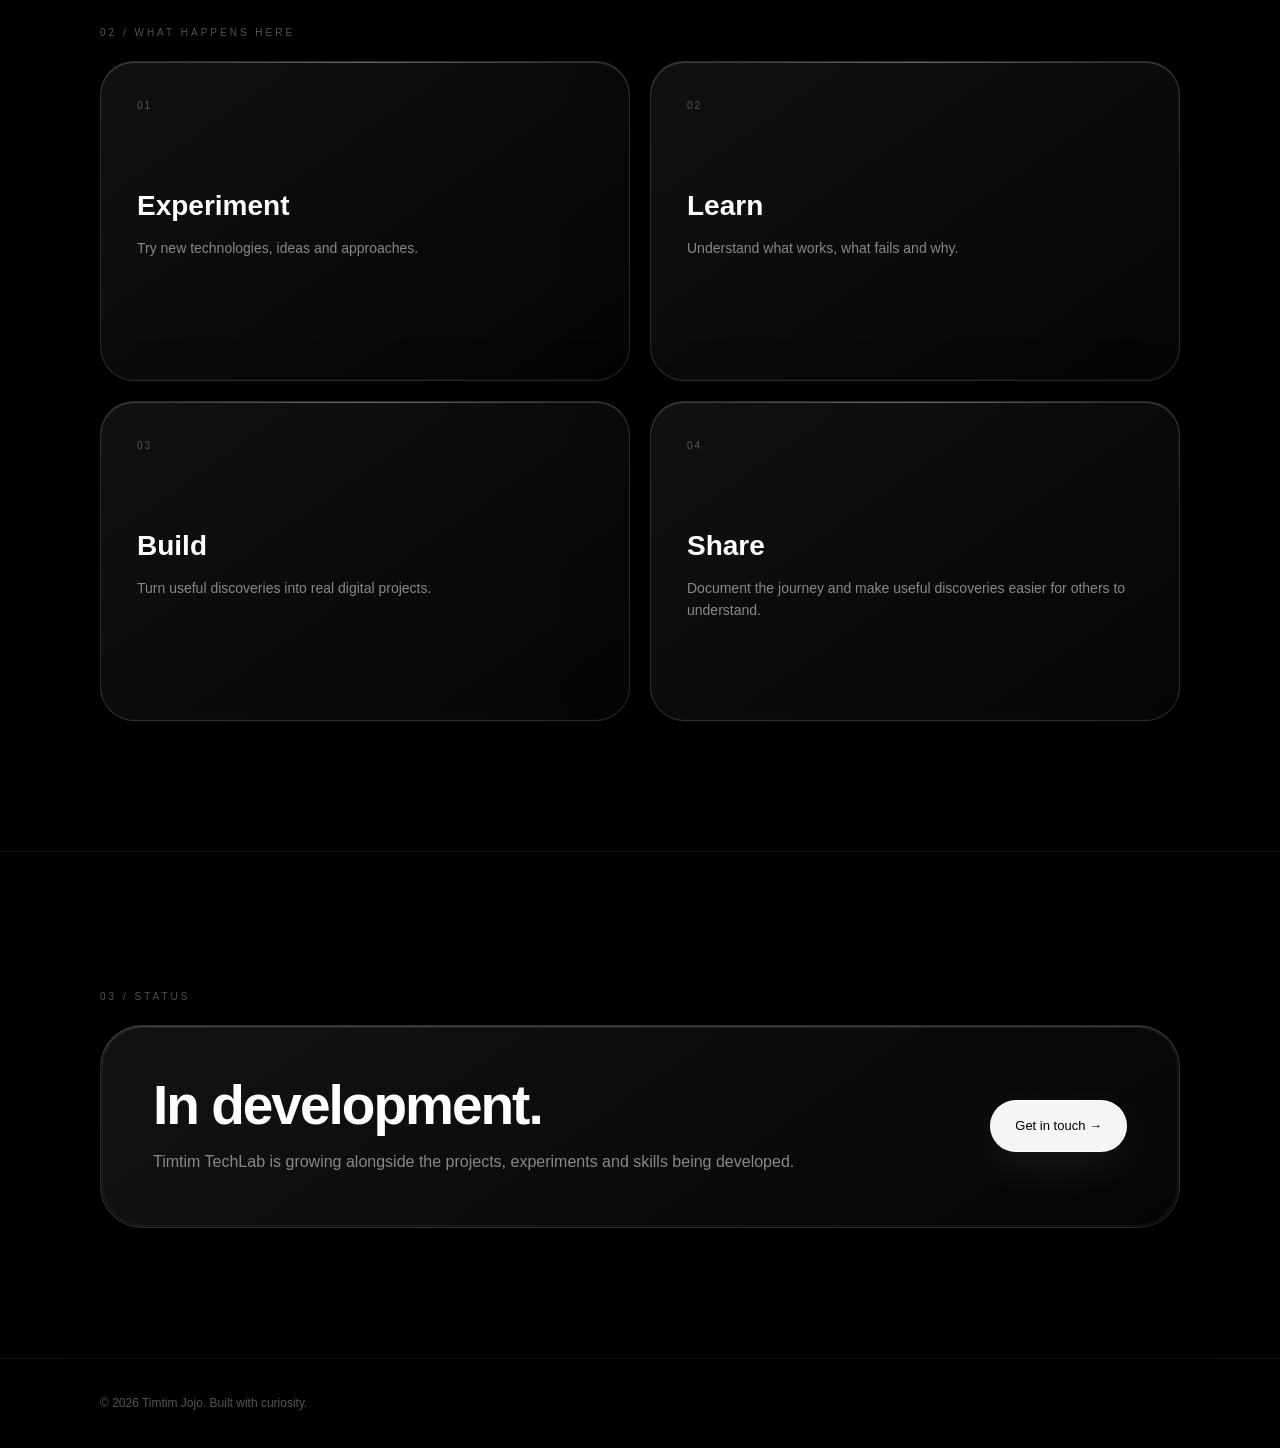
<file: timtim-techlab.html>
<!DOCTYPE html>
<html lang="en">
<head>
  <meta charset="UTF-8">
  <meta name="viewport" content="width=device-width, initial-scale=1.0">

  <title>Timtim TechLab — Timtim Jojo</title>

  <meta
    name="description"
    content="Timtim TechLab — a technology playground for experiments, ideas and digital projects."
  >

  <link rel="stylesheet" href="css/style.css">
</head>

<body>

  <nav class="navbar">

    <div class="container nav-inner">

      <a href="index.html" class="logo">
        TIMTIM JOJO
      </a>

      <div class="nav-links">

        <a href="index.html">
          Home
        </a>

        <a href="projects.html" class="active">
          Projects
        </a>

        <a href="lab.html">
          Lab
        </a>

        <a href="about.html">
          About
        </a>

        <a href="index.html#contact">
          Contact
        </a>

      </div>

    </div>

  </nav>


  <main>

    <section class="hero">

      <div class="container">

        <div class="hero-content">

          <div class="eyebrow">
            Project 001 · Timtim TechLab
          </div>

          <h1>
            Timtim<br>
            TechLab.
          </h1>

          <p class="hero-text">
            A personal technology playground for experimenting,
            learning and turning ideas into useful digital projects.
          </p>

          <div class="buttons">

            <a href="projects.html" class="button">
              ← Back to Projects
            </a>

            <a href="lab.html" class="button primary">
              Explore the Lab →
            </a>

          </div>

        </div>

      </div>

    </section>


    <section class="section">

      <div class="container">

        <div class="section-label">
          01 / About the project
        </div>

        <div class="about-preview">

          <h2 class="section-title">
            A place to build.
          </h2>

          <p class="section-description">
            Timtim TechLab is the experimental side of Timtim Jojo.
            It is where technology ideas can be explored without
            needing to be perfect from the beginning.
          </p>

          <p class="section-description">
            The goal is simple: experiment, learn, improve and
            eventually turn the strongest ideas into useful projects.
          </p>

        </div>

      </div>

    </section>


    <section class="section">

      <div class="container">

        <div class="section-label">
          02 / What happens here
        </div>

        <div class="grid">

          <article class="card">

            <div class="card-number">
              01
            </div>

            <h3>
              Experiment
            </h3>

            <p>
              Try new technologies, ideas and approaches.
            </p>

          </article>


          <article class="card">

            <div class="card-number">
              02
            </div>

            <h3>
              Learn
            </h3>

            <p>
              Understand what works, what fails and why.
            </p>

          </article>


          <article class="card">

            <div class="card-number">
              03
            </div>

            <h3>
              Build
            </h3>

            <p>
              Turn useful discoveries into real digital projects.
            </p>

          </article>


          <article class="card">

            <div class="card-number">
              04
            </div>

            <h3>
              Share
            </h3>

            <p>
              Document the journey and make useful discoveries
              easier for others to understand.
            </p>

          </article>

        </div>

      </div>

    </section>


    <section class="section">

      <div class="container">

        <div class="section-label">
          03 / Status
        </div>

        <div class="contact-box">

          <div>

            <h2>
              In development.
            </h2>

            <p>
              Timtim TechLab is growing alongside the projects,
              experiments and skills being developed.
            </p>

          </div>

          <a href="index.html#contact" class="button primary">
            Get in touch →
          </a>

        </div>

      </div>

    </section>

  </main>


  <footer>

    <div class="container">

      © 2026 Timtim Jojo.
      Built with curiosity.

    </div>

  </footer>


  <script src="js/main.js"></script>

</body>
</html>
</file>
<file: css/style.css>
/* =========================================================
   TIMTIM JOJO
   Premium Black / White Smoked Glass System
   Mobile-first visual polish
   ========================================================= */

* {
  margin: 0;
  padding: 0;
  box-sizing: border-box;
}

:root {
  --black: #000;
  --black-soft: #080808;
  --white: #fff;

  --gray-1: #f5f5f5;
  --gray-2: #c8c8c8;
  --gray-3: #888;
  --gray-4: #555;

  /* Smoked glass */
  --glass: rgba(255, 255, 255, 0.045);
  --glass-soft: rgba(255, 255, 255, 0.025);
  --glass-strong: rgba(255, 255, 255, 0.075);

  --glass-border: rgba(255, 255, 255, 0.14);
  --glass-border-soft: rgba(255, 255, 255, 0.08);

  --glass-highlight: rgba(255, 255, 255, 0.22);

  /* Shape system */
  --radius-xl: 42px;
  --radius-lg: 34px;
  --radius-md: 28px;
  --pill: 999px;

  /* Motion */
  --smooth: cubic-bezier(0.22, 1, 0.36, 1);
  --premium: cubic-bezier(0.16, 1, 0.3, 1);
}


/* =========================================================
   BASE
   ========================================================= */

html {
  background: var(--black);
  scroll-behavior: smooth;
}

body {
  min-height: 100vh;
  overflow-x: hidden;

  color: var(--white);

  font-family:
    -apple-system,
    BlinkMacSystemFont,
    "SF Pro Display",
    "Segoe UI",
    Arial,
    sans-serif;

  line-height: 1.6;

  background:
    radial-gradient(
      900px 600px at 50% -180px,
      rgba(255, 255, 255, 0.075),
      transparent 70%
    ),
    radial-gradient(
      600px 500px at 100% 30%,
      rgba(255, 255, 255, 0.025),
      transparent 70%
    ),
    #000;

  animation:
    pageIn 0.9s var(--smooth) both;
}

body::before {
  content: "";

  position: fixed;
  inset: 0;

  pointer-events: none;

  background:
    linear-gradient(
      115deg,
      transparent 0%,
      rgba(255, 255, 255, 0.012) 45%,
      transparent 70%
    );

  opacity: 0.8;

  z-index: -1;
}

a {
  color: inherit;
  text-decoration: none;
}

img {
  display: block;
  max-width: 100%;
}

button,
a {
  -webkit-tap-highlight-color: transparent;
}

.container {
  width: min(1080px, 90%);
  margin: auto;
}


/* =========================================================
   PAGE MOTION
   ========================================================= */

@keyframes pageIn {
  from {
    opacity: 0;
  }

  to {
    opacity: 1;
  }
}


/* =========================================================
   NAVIGATION
   ========================================================= */

.navbar {
  position: sticky;

  top: 12px;

  z-index: 1000;

  width: min(1080px, 94%);

  margin:
    12px auto 0;

  border:
    1px solid var(--glass-border);

  border-radius:
    var(--pill);

  background:
    linear-gradient(
      135deg,
      rgba(255, 255, 255, 0.065),
      rgba(255, 255, 255, 0.018)
    );

  backdrop-filter:
    blur(30px)
    saturate(135%);

  -webkit-backdrop-filter:
    blur(30px)
    saturate(135%);

  box-shadow:
    inset 0 1px 0 var(--glass-highlight),
    0 18px 70px rgba(0, 0, 0, 0.55);

  transition:
    background 0.5s ease,
    border-color 0.5s ease,
    box-shadow 0.6s var(--smooth),
    transform 0.6s var(--smooth);
}

.navbar:hover {
  border-color:
    rgba(255, 255, 255, 0.22);

  background:
    linear-gradient(
      135deg,
      rgba(255, 255, 255, 0.085),
      rgba(255, 255, 255, 0.025)
    );

  box-shadow:
    inset 0 1px 0 rgba(255, 255, 255, 0.3),
    0 25px 90px rgba(0, 0, 0, 0.65);
}

.nav-inner {
  min-height: 66px;

  display: flex;

  align-items: center;
  justify-content: space-between;

  gap: 20px;

  padding:
    0 22px;
}

.logo {
  font-size: 14px;
  font-weight: 700;

  letter-spacing: 1.8px;

  white-space: nowrap;

  transition:
    opacity 0.3s ease,
    transform 0.5s var(--smooth);
}

.logo:hover {
  opacity: 0.72;
  transform: translateX(3px);
}

.nav-links {
  display: flex;

  align-items: center;

  gap: 20px;
}

.nav-links a {
  position: relative;

  padding:
    8px 2px;

  color:
    var(--gray-3);

  font-size:
    12px;

  transition:
    color 0.35s ease,
    transform 0.45s var(--smooth);
}

.nav-links a:hover,
.nav-links a.active {
  color:
    var(--white);

  transform:
    translateY(-1px);
}

.nav-links a::after {
  content: "";

  position: absolute;

  left: 50%;
  bottom: -3px;

  width: 4px;
  height: 4px;

  border-radius:
    50%;

  background:
    #fff;

  opacity: 0;

  transform:
    translate(-50%, 5px)
    scale(0);

  transition:
    opacity 0.3s ease,
    transform 0.4s var(--smooth);
}

.nav-links a:hover::after,
.nav-links a.active::after {
  opacity: 1;

  transform:
    translate(-50%, 0)
    scale(1);
}


/* =========================================================
   HERO
   ========================================================= */

.hero {
  min-height:
    calc(100vh - 100px);

  display:
    flex;

  align-items:
    center;

  padding:
    120px 0 150px;
}

.hero-content {
  max-width:
    850px;

  animation:
    heroReveal
    1.15s
    0.08s
    var(--premium)
    both;
}

@keyframes heroReveal {

  from {
    opacity: 0;

    transform:
      translateY(55px)
      scale(0.975);
  }

  to {
    opacity: 1;

    transform:
      translateY(0)
      scale(1);
  }

}

.eyebrow {
  display:
    inline-flex;

  align-items:
    center;

  padding:
    9px 15px;

  margin-bottom:
    30px;

  border:
    1px solid var(--glass-border);

  border-radius:
    var(--pill);

  background:
    linear-gradient(
      135deg,
      rgba(255, 255, 255, 0.07),
      rgba(255, 255, 255, 0.02)
    );

  backdrop-filter:
    blur(20px);

  -webkit-backdrop-filter:
    blur(20px);

  color:
    var(--gray-2);

  font-size:
    10px;

  text-transform:
    uppercase;

  letter-spacing:
    2.8px;

  box-shadow:
    inset 0 1px 0 rgba(255, 255, 255, 0.14);

  transition:
    transform 0.5s var(--smooth),
    background 0.4s ease,
    border-color 0.4s ease;
}

.eyebrow:hover {
  transform:
    translateY(-3px);

  background:
    rgba(255, 255, 255, 0.075);

  border-color:
    rgba(255, 255, 255, 0.24);
}

.hero h1 {
  max-width:
    1000px;

  font-size:
    clamp(58px, 11vw, 122px);

  line-height:
    0.86;

  letter-spacing:
    -7px;

  margin-bottom:
    38px;
}

.hero-text {
  max-width:
    650px;

  margin-bottom:
    44px;

  color:
    var(--gray-3);

  font-size:
    18px;

  line-height:
    1.8;
}


/* =========================================================
   BUTTONS
   ========================================================= */

.buttons {
  display:
    flex;

  flex-wrap:
    wrap;

  gap:
    13px;
}

.button {
  position:
    relative;

  display:
    inline-flex;

  align-items:
    center;

  justify-content:
    center;

  min-height:
    52px;

  padding:
    0 24px;

  overflow:
    hidden;

  border:
    1px solid var(--glass-border);

  border-radius:
    var(--pill);

  background:
    linear-gradient(
      135deg,
      rgba(255, 255, 255, 0.075),
      rgba(255, 255, 255, 0.025)
    );

  backdrop-filter:
    blur(20px);

  -webkit-backdrop-filter:
    blur(20px);

  color:
    var(--white);

  font-size:
    13px;

  box-shadow:
    inset 0 1px 0 rgba(255, 255, 255, 0.18),
    0 12px 40px rgba(0, 0, 0, 0.35);

  transition:
    transform 0.55s var(--smooth),
    border-color 0.45s ease,
    background 0.45s ease,
    box-shadow 0.55s var(--smooth);
}

.button::before {
  content:
    "";

  position:
    absolute;

  inset:
    0;

  background:
    linear-gradient(
      110deg,
      transparent 20%,
      rgba(255, 255, 255, 0.22) 50%,
      transparent 80%
    );

  transform:
    translateX(-120%);

  transition:
    transform 0.8s var(--premium);
}

.button:hover {
  transform:
    translateY(-5px)
    scale(1.025);

  border-color:
    rgba(255, 255, 255, 0.35);

  background:
    rgba(255, 255, 255, 0.105);

  box-shadow:
    inset 0 1px 0 rgba(255, 255, 255, 0.27),
    0 22px 55px rgba(0, 0, 0, 0.55);
}

.button:hover::before {
  transform:
    translateX(120%);
}

.button:active {
  transform:
    scale(0.97);
}

.button.primary {
  background:
    rgba(255, 255, 255, 0.96);

  color:
    #000;

  border-color:
    rgba(255, 255, 255, 0.96);

  box-shadow:
    0 15px 45px rgba(255, 255, 255, 0.07);
}

.button.primary:hover {
  background:
    #fff;

  box-shadow:
    0 22px 60px rgba(255, 255, 255, 0.12);
}


/* =========================================================
   SECTIONS
   ========================================================= */

.section {
  position:
    relative;

  padding:
    130px 0;

  border-top:
    1px solid rgba(255, 255, 255, 0.065);
}

.section::before {
  content:
    "";

  position:
    absolute;

  top:
    -1px;

  left:
    0;

  width:
    180px;

  height:
    1px;

  background:
    linear-gradient(
      90deg,
      rgba(255,255,255,0.5),
      transparent
    );

  transform:
    scaleX(0);

  transform-origin:
    left;

  transition:
    transform 1s var(--premium);
}

.section:hover::before {
  transform:
    scaleX(1);
}

.section-label {
  display:
    inline-block;

  margin-bottom:
    20px;

  color:
    var(--gray-4);

  font-size:
    10px;

  letter-spacing:
    3px;

  text-transform:
    uppercase;
}

.section-title {
  max-width:
    800px;

  margin-bottom:
    22px;

  font-size:
    clamp(38px, 6vw, 70px);

  line-height:
    0.98;

  letter-spacing:
    -3px;
}

.section-description {
  max-width:
    650px;

  margin-bottom:
    45px;

  color:
    var(--gray-3);

  font-size:
    17px;

  line-height:
    1.8;
}


/* =========================================================
   SMOKED GLASS HERO IMAGE
   ========================================================= */

.visual-section {
  padding-top:
    20px;
}

.hero-visual {
  position:
    relative;

  min-height:
    min(650px, 70vh);

  overflow:
    hidden;

  border:
    1px solid var(--glass-border);

  border-radius:
    var(--radius-xl);

  background:
    #050505;

  box-shadow:
    inset 0 1px 0 rgba(255,255,255,0.22),
    inset 0 -1px 0 rgba(255,255,255,0.05),
    0 35px 110px rgba(0,0,0,0.65);

  isolation:
    isolate;
}

.hero-visual-image {
  position:
    absolute;

  inset:
    0;

  overflow:
    hidden;
}

.hero-visual-image::after {
  content:
    "";

  position:
    absolute;

  inset:
    0;

  background:
    linear-gradient(
      180deg,
      rgba(0,0,0,0.05),
      rgba(0,0,0,0.28) 60%,
      rgba(0,0,0,0.72)
    );

  pointer-events:
    none;
}

.hero-visual img {
  width:
    100%;

  height:
    100%;

  object-fit:
    cover;

  object-position:
    center;

  filter:
    contrast(1.06)
    brightness(0.78)
    saturate(0.15);

  transform:
    scale(1.015);

  transition:
    transform 1.4s var(--premium),
    filter 1s ease;
}

.hero-visual:hover img {
  transform:
    scale(1.045);

  filter:
    contrast(1.08)
    brightness(0.86)
    saturate(0.2);
}

.hero-visual::before {
  content:
    "";

  position:
    absolute;

  inset:
    1px;

  z-index:
    3;

  border:
    1px solid rgba(255,255,255,0.07);

  border-radius:
    calc(var(--radius-xl) - 1px);

  pointer-events:
    none;
}

.hero-visual-overlay {
  position:
    absolute;

  top:
    25px;

  left:
    28px;

  right:
    28px;

  z-index:
    5;

  display:
    flex;

  justify-content:
    space-between;

  color:
    rgba(255,255,255,0.72);

  font-size:
    9px;

  letter-spacing:
    2.5px;
}

.hero-visual-caption {
  position:
    absolute;

  left:
    30px;

  right:
    30px;

  bottom:
    28px;

  z-index:
    5;

  display:
    flex;

  align-items:
    flex-end;

  justify-content:
    space-between;

  gap:
    20px;

  color:
    rgba(255,255,255,0.7);

  font-size:
    11px;

  letter-spacing:
    2px;

  text-transform:
    uppercase;
}

.hero-visual-caption span:last-child {
  color:
    rgba(255,255,255,0.48);

  letter-spacing:
    0.5px;

  text-transform:
    none;
}


/* =========================================================
   GLASS CARDS
   ========================================================= */

.grid {
  display:
    grid;

  grid-template-columns:
    repeat(2, minmax(0, 1fr));

  gap:
    20px;
}

.card {
  position:
    relative;

  display:
    block;

  min-height:
    320px;

  padding:
    36px;

  overflow:
    hidden;

  border:
    1px solid var(--glass-border);

  border-radius:
    var(--radius-lg);

  background:
    linear-gradient(
      145deg,
      rgba(255,255,255,0.065),
      rgba(255,255,255,0.018)
    );

  backdrop-filter:
    blur(28px)
    saturate(125%);

  -webkit-backdrop-filter:
    blur(28px)
    saturate(125%);

  box-shadow:
    inset 0 1px 0 rgba(255,255,255,0.17),
    inset 0 -1px 0 rgba(255,255,255,0.025),
    0 25px 80px rgba(0,0,0,0.45);

  transition:
    transform 0.7s var(--premium),
    border-color 0.5s ease,
    background 0.5s ease,
    box-shadow 0.7s var(--premium);
}

.card::before {
  content:
    "";

  position:
    absolute;

  top:
    0;

  left:
    12%;

  width:
    76%;

  height:
    1px;

  background:
    linear-gradient(
      90deg,
      transparent,
      rgba(255,255,255,0.45),
      transparent
    );

  opacity:
    0.55;
}

.card::after {
  content:
    "";

  position:
    absolute;

  width:
    260px;

  height:
    260px;

  top:
    -140px;

  right:
    -100px;

  border-radius:
    50%;

  background:
    rgba(255,255,255,0.055);

  filter:
    blur(45px);

  opacity:
    0;

  transition:
    opacity 0.7s ease;
}

.card:hover {
  transform:
    translateY(-12px)
    scale(1.012);

  border-color:
    rgba(255,255,255,0.25);

  background:
    linear-gradient(
      145deg,
      rgba(255,255,255,0.095),
      rgba(255,255,255,0.025)
    );

  box-shadow:
    inset 0 1px 0 rgba(255,255,255,0.28),
    0 35px 100px rgba(0,0,0,0.65);
}

.card:hover::after {
  opacity:
    1;
}

.card-number {
  color:
    var(--gray-4);

  font-size:
    10px;

  letter-spacing:
    2px;

  transition:
    color 0.4s ease;
}

.card:hover .card-number {
  color:
    var(--gray-2);
}

.card h3 {
  margin:
    75px 0 14px;

  font-size:
    28px;

  line-height:
    1.2;

  transition:
    transform 0.55s var(--smooth);
}

.card:hover h3 {
  transform:
    translateX(7px);
}

.card p {
  max-width:
    450px;

  color:
    var(--gray-3);

  font-size:
    14px;

  transition:
    color 0.4s ease,
    transform 0.5s var(--smooth);
}

.card:hover p {
  color:
    var(--gray-2);

  transform:
    translateX(3px);
}


/* =========================================================
   ABOUT
   ========================================================= */

.about-preview {
  max-width:
    850px;
}

.text-link {
  display:
    inline-flex;

  align-items:
    center;

  padding:
    10px 17px;

  border:
    1px solid var(--glass-border);

  border-radius:
    var(--pill);

  background:
    var(--glass);

  color:
    var(--gray-2);

  font-size:
    13px;

  backdrop-filter:
    blur(18px);

  -webkit-backdrop-filter:
    blur(18px);

  transition:
    transform 0.5s var(--smooth),
    border-color 0.4s ease,
    background 0.4s ease,
    color 0.3s ease;
}

.text-link:hover {
  transform:
    translateX(6px);

  color:
    var(--white);

  border-color:
    rgba(255,255,255,0.28);

  background:
    rgba(255,255,255,0.08);
}


/* =========================================================
   CONTACT
   ========================================================= */

.contact-box {
  position:
    relative;

  display:
    flex;

  align-items:
    center;

  justify-content:
    space-between;

  gap:
    40px;

  padding:
    52px;

  overflow:
    hidden;

  border:
    1px solid var(--glass-border);

  border-radius:
    var(--radius-xl);

  background:
    linear-gradient(
      145deg,
      rgba(255,255,255,0.075),
      rgba(255,255,255,0.018)
    );

  backdrop-filter:
    blur(32px)
    saturate(125%);

  -webkit-backdrop-filter:
    blur(32px)
    saturate(125%);

  box-shadow:
    inset 0 1px 0 rgba(255,255,255,0.2),
    0 30px 100px rgba(0,0,0,0.55);

  transition:
    transform 0.65s var(--premium),
    border-color 0.5s ease,
    box-shadow 0.65s var(--premium);
}

.contact-box::before {
  content:
    "";

  position:
    absolute;

  inset:
    1px;

  border:
    1px solid rgba(255,255,255,0.07);

  border-radius:
    calc(var(--radius-xl) - 1px);

  pointer-events:
    none;
}

.contact-box:hover {
  transform:
    translateY(-7px);

  border-color:
    rgba(255,255,255,0.25);

  box-shadow:
    inset 0 1px 0 rgba(255,255,255,0.28),
    0 40px 110px rgba(0,0,0,0.68);
}

.contact-box h2 {
  margin-bottom:
    16px;

  font-size:
    clamp(32px, 5vw, 55px);

  line-height:
    1;

  letter-spacing:
    -2px;
}

.contact-box p {
  color:
    var(--gray-3);
}


/* =========================================================
   FOOTER
   ========================================================= */

footer {
  padding:
    35px 0;

  border-top:
    1px solid rgba(255,255,255,0.07);

  color:
    var(--gray-4);

  font-size:
    12px;
}


/* =========================================================
   SCROLL REVEAL
   ========================================================= */

.reveal {
  opacity:
    0;

  transform:
    translateY(60px)
    scale(0.98);

  transition:
    opacity 0.9s var(--premium),
    transform 0.9s var(--premium);
}

.reveal.visible {
  opacity:
    1;

  transform:
    translateY(0)
    scale(1);
}


/* =========================================================
   MOBILE
   ========================================================= */

@media (max-width: 760px) {

  .navbar {
    width:
      94%;

    top:
      9px;

    margin-top:
      9px;

    border-radius:
      25px;
  }

  .nav-inner {
    min-height:
      60px;

    padding:
      0 15px;

    gap:
      10px;
  }

  .nav-links {
    gap:
      10px;
  }

  .nav-links a {
    font-size:
      10px;
  }

  .hero {
    min-height:
      auto;

    padding:
      100px 0 105px;
  }

  .hero h1 {
    letter-spacing:
      -4px;
  }

  .hero-text {
    font-size:
      16px;

    line-height:
      1.7;
  }

  .visual-section {
    padding-top:
      0;
  }

  .hero-visual {
    min-height:
      470px;

    border-radius:
      30px;
  }

  .hero-visual-overlay {
    left:
      20px;

    right:
      20px;

    top:
      20px;
  }

  .hero-visual-caption {
    left:
      20px;

    right:
      20px;

    bottom:
      20px;

    flex-direction:
      column;

    align-items:
      flex-start;

    gap:
      5px;
  }

  .grid {
    grid-template-columns:
      1fr;
  }

  .card {
    min-height:
      280px;

    border-radius:
      28px;
  }

  .card:hover {
    transform:
      translateY(-7px)
      scale(1.005);
  }

  .contact-box {
    flex-direction:
      column;

    align-items:
      flex-start;

    padding:
      34px;

    border-radius:
      30px;
  }

}


/* =========================================================
   SMALL PHONES
   ========================================================= */

@media (max-width: 500px) {

  .container {
    width:
      90%;
  }

  .logo {
    font-size:
      11px;

    letter-spacing:
      1px;
  }

  .nav-links {
    gap:
      7px;
  }

  .nav-links a {
    font-size:
      8.5px;
  }

  .hero {
    padding:
      78px 0 90px;
  }

  .hero h1 {
    font-size:
      clamp(52px, 16vw, 78px);

    letter-spacing:
      -4px;
  }

  .hero-text {
    font-size:
      15px;
  }

  .buttons {
    flex-direction:
      column;

    align-items:
      stretch;
  }

  .button {
    width:
      100%;

    min-height:
      54px;
  }

  .section {
    padding:
      85px 0;
  }

  .section-title {
    letter-spacing:
      -2px;
  }

  .section-description {
    font-size:
      16px;
  }

  .hero-visual {
    min-height:
      430px;

    border-radius:
      27px;
  }

  .card {
    padding:
      29px;

    border-radius:
      26px;
  }

  .card h3 {
    margin-top:
      60px;

    font-size:
      25px;
  }

  .contact-box {
    padding:
      29px;

    border-radius:
      27px;
  }

}


/* =========================================================
   TOUCH DEVICES
   ========================================================= */

@media (hover: none) {

  .navbar:hover,
  .button:hover,
  .card:hover,
  .contact-box:hover,
  .eyebrow:hover,
  .text-link:hover {
    transform:
      none;
  }

  .button::before {
    display:
      none;
  }

  .card::after {
    opacity:
      0.35;
  }

}


/* =========================================================
   REDUCED MOTION
   ========================================================= */

@media (prefers-reduced-motion: reduce) {

  html {
    scroll-behavior:
      auto;
  }

  *,
  *::before,
  *::after {
    animation-duration:
      0.01ms !important;

    animation-iteration-count:
      1 !important;

    transition-duration:
      0.01ms !important;
  }

}
</file>
